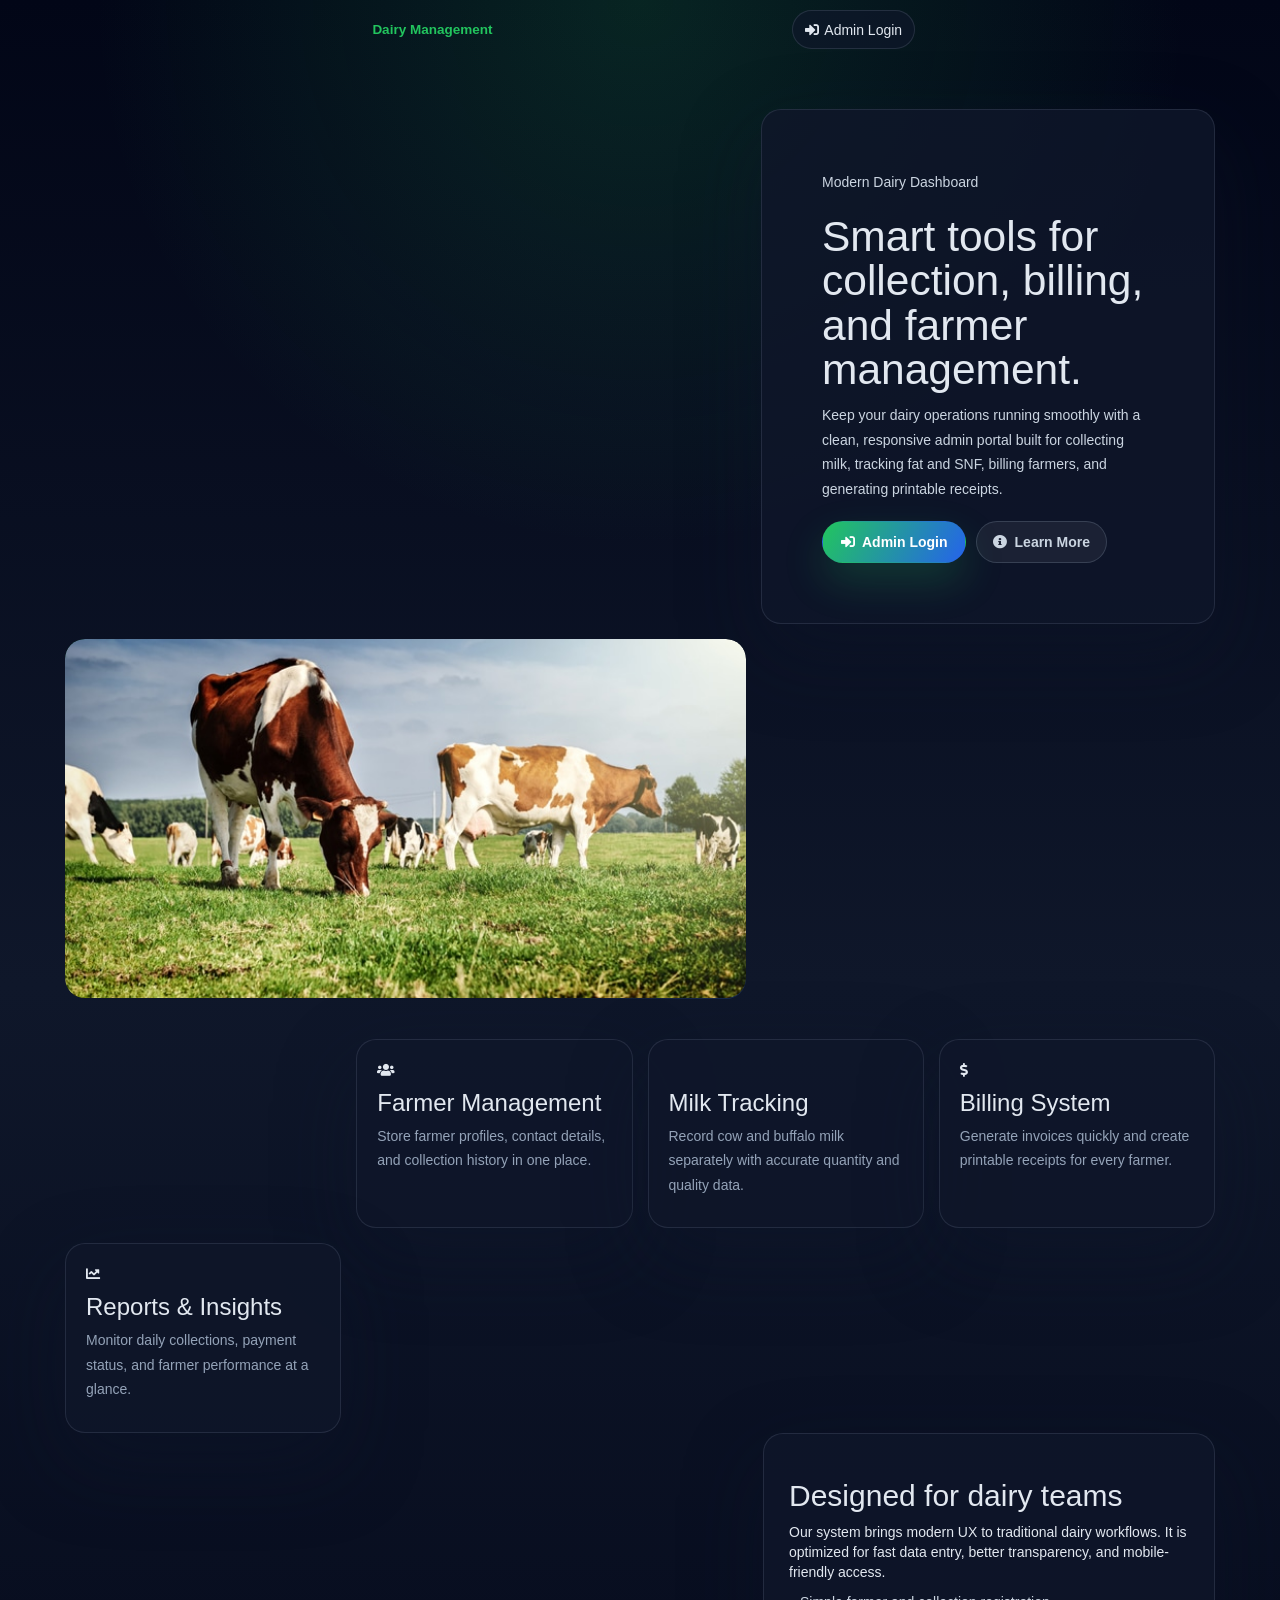
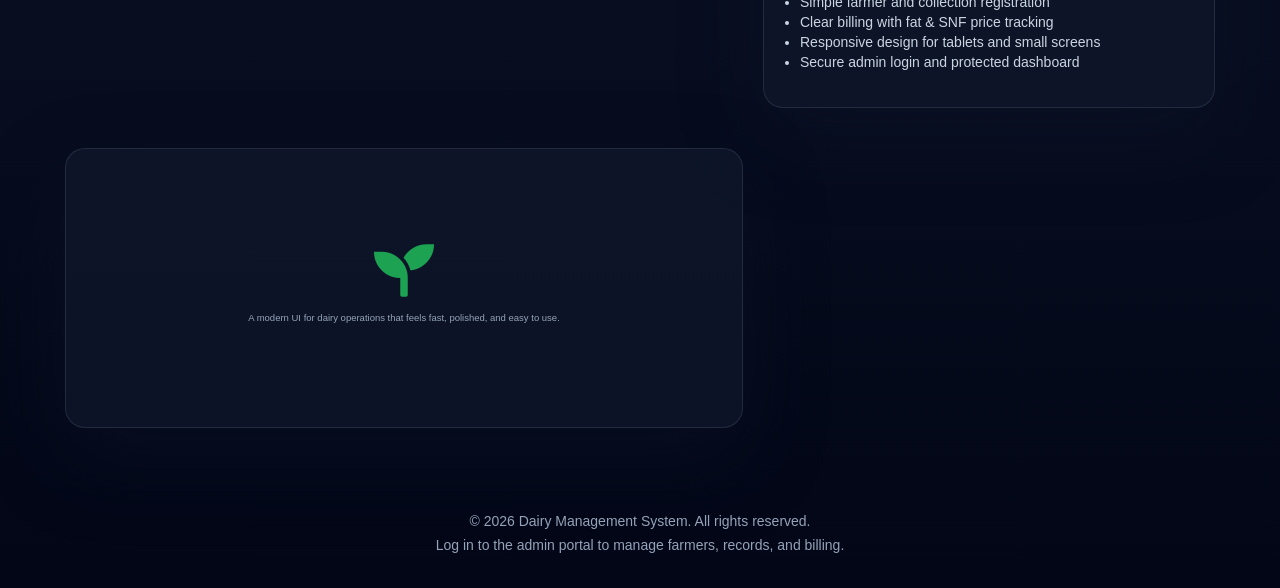
<file: frontend/index.html>
<!DOCTYPE html>
<html lang="en">
<head>
    <meta charset="UTF-8">
    <meta name="viewport" content="width=device-width, initial-scale=1.0">
    <title>Dairy Management System</title>
    <link rel="stylesheet" href="css/bootstrap.css">
    <link rel="stylesheet" href="css/all.css">
    <link rel="stylesheet" href="css/tailwind-custom.css">
</head>
<body>
    <nav class="site-header">
        <div class="container" style="display:flex; align-items:center; justify-content:space-between; flex-wrap:wrap; gap:1rem;">
            <a class="site-brand" href="/">
                <i class="fas fa-cow"></i>
                <span>Dairy Management</span>
            </a>
            <a class="nav-link" href="loginpage.html">
                <i class="fas fa-sign-in-alt"></i> Admin Login
            </a>
        </div>
    </nav>
    
    <section class="hero">
        <div class="container hero-grid">
            <div class="hero-card">
                <div style="padding: 3rem;">
                    <p class="section-title">Modern Dairy Dashboard</p>
                    <h1>Smart tools for collection, billing, and farmer management.</h1>
                    <p>Keep your dairy operations running smoothly with a clean, responsive admin portal built for collecting milk, tracking fat and SNF, billing farmers, and generating printable receipts.</p>
                    <div style="display:flex; flex-wrap:wrap; gap:1rem; margin-top:2rem;">
                        <a href="loginpage.html" class="btn-primary">
                            <i class="fas fa-sign-in-alt"></i> Admin Login
                        </a>
                        <a href="#features" class="btn-secondary">
                            <i class="fas fa-info-circle"></i> Learn More
                        </a>
                    </div>
                </div>
            </div>
            <div class="hero-graph">
                <img class="hero-image" src="images/mainimg.jpeg" alt="Dairy operations" />
            </div>
        </div>
    </section>
    
    <section class="features-section">
        <div class="container features-grid" id="features">
            <div class="feature-card">
                <div class="feature-icon"><i class="fas fa-users"></i></div>
                <h3>Farmer Management</h3>
                <p>Store farmer profiles, contact details, and collection history in one place.</p>
            </div>
            
            <div class="feature-card">
                <div class="feature-icon"><i class="fas fa-cow"></i></div>
                <h3>Milk Tracking</h3>
                <p>Record cow and buffalo milk separately with accurate quantity and quality data.</p>
            </div>
            
            <div class="feature-card">
                <div class="feature-icon"><i class="fas fa-dollar-sign"></i></div>
                <h3>Billing System</h3>
                <p>Generate invoices quickly and create printable receipts for every farmer.</p>
            </div>
            
            <div class="feature-card">
                <div class="feature-icon"><i class="fas fa-chart-line"></i></div>
                <h3>Reports & Insights</h3>
                <p>Monitor daily collections, payment status, and farmer performance at a glance.</p>
            </div>
        </div>
    </section>
    
    <section class="container about-grid">
        <div class="about-panel panel">
            <h2>Designed for dairy teams</h2>
            <p>Our system brings modern UX to traditional dairy workflows. It is optimized for fast data entry, better transparency, and mobile-friendly access.</p>
            <ul style="padding-left: 1.1rem; margin-top: 1rem; color:#cbd5e1;">
                <li>Simple farmer and collection registration</li>
                <li>Clear billing with fat & SNF price tracking</li>
                <li>Responsive design for tablets and small screens</li>
                <li>Secure admin login and protected dashboard</li>
            </ul>
        </div>
        <div class="panel" style="padding: 2.5rem; display:flex; align-items:center; justify-content:center; min-height: 280px;">
            <div style="text-align:center;">
                <i class="fas fa-seedling" style="font-size: 6rem; color: rgba(34, 197, 94, 0.8);"></i>
                <p class="small-note" style="margin-top: 1rem;">A modern UI for dairy operations that feels fast, polished, and easy to use.</p>
            </div>
        </div>
    </section>
    
    <footer class="footer">
        <p>&copy; 2026 Dairy Management System. All rights reserved.</p>
        <p>Log in to the admin portal to manage farmers, records, and billing.</p>
    </footer>
    
    <script src="https://cdn.jsdelivr.net/npm/bootstrap@5.0.0/dist/js/bootstrap.bundle.min.js"></script>
</body>
</html>
</file>
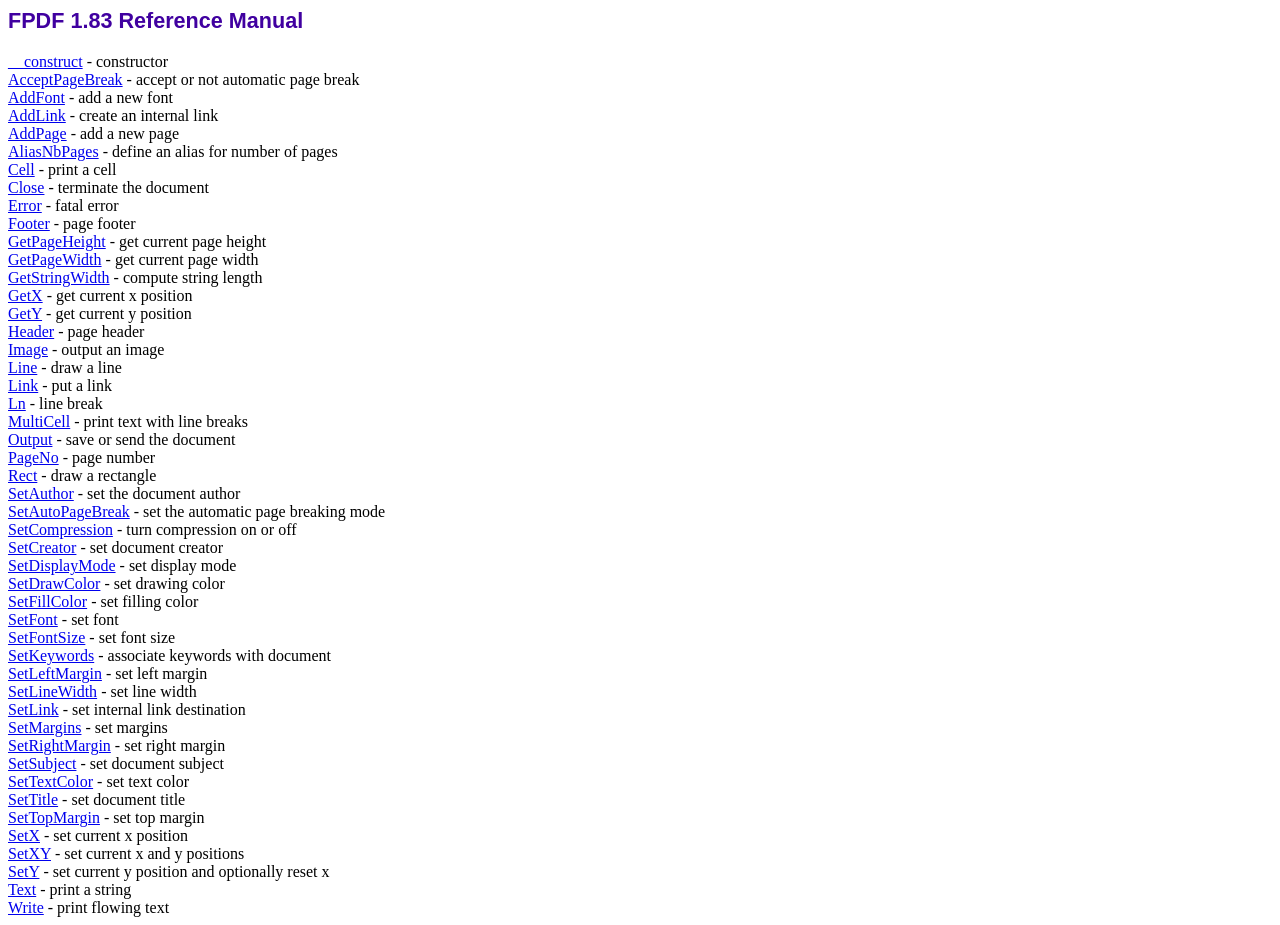
<file: backend/fpdf/doc/index.htm>
<!DOCTYPE html PUBLIC "-//W3C//DTD HTML 4.01 Transitional//EN">
<html>
<head>
<meta http-equiv="Content-Type" content="text/html; charset=ISO-8859-1">
<title>FPDF 1.83 Reference Manual</title>
<link type="text/css" rel="stylesheet" href="../fpdf.css">
</head>
<body>
<h1>FPDF 1.83 Reference Manual</h1>
<a href="__construct.htm">__construct</a> - constructor<br>
<a href="acceptpagebreak.htm">AcceptPageBreak</a> - accept or not automatic page break<br>
<a href="addfont.htm">AddFont</a> - add a new font<br>
<a href="addlink.htm">AddLink</a> - create an internal link<br>
<a href="addpage.htm">AddPage</a> - add a new page<br>
<a href="aliasnbpages.htm">AliasNbPages</a> - define an alias for number of pages<br>
<a href="cell.htm">Cell</a> - print a cell<br>
<a href="close.htm">Close</a> - terminate the document<br>
<a href="error.htm">Error</a> - fatal error<br>
<a href="footer.htm">Footer</a> - page footer<br>
<a href="getpageheight.htm">GetPageHeight</a> - get current page height<br>
<a href="getpagewidth.htm">GetPageWidth</a> - get current page width<br>
<a href="getstringwidth.htm">GetStringWidth</a> - compute string length<br>
<a href="getx.htm">GetX</a> - get current x position<br>
<a href="gety.htm">GetY</a> - get current y position<br>
<a href="header.htm">Header</a> - page header<br>
<a href="image.htm">Image</a> - output an image<br>
<a href="line.htm">Line</a> - draw a line<br>
<a href="link.htm">Link</a> - put a link<br>
<a href="ln.htm">Ln</a> - line break<br>
<a href="multicell.htm">MultiCell</a> - print text with line breaks<br>
<a href="output.htm">Output</a> - save or send the document<br>
<a href="pageno.htm">PageNo</a> - page number<br>
<a href="rect.htm">Rect</a> - draw a rectangle<br>
<a href="setauthor.htm">SetAuthor</a> - set the document author<br>
<a href="setautopagebreak.htm">SetAutoPageBreak</a> - set the automatic page breaking mode<br>
<a href="setcompression.htm">SetCompression</a> - turn compression on or off<br>
<a href="setcreator.htm">SetCreator</a> - set document creator<br>
<a href="setdisplaymode.htm">SetDisplayMode</a> - set display mode<br>
<a href="setdrawcolor.htm">SetDrawColor</a> - set drawing color<br>
<a href="setfillcolor.htm">SetFillColor</a> - set filling color<br>
<a href="setfont.htm">SetFont</a> - set font<br>
<a href="setfontsize.htm">SetFontSize</a> - set font size<br>
<a href="setkeywords.htm">SetKeywords</a> - associate keywords with document<br>
<a href="setleftmargin.htm">SetLeftMargin</a> - set left margin<br>
<a href="setlinewidth.htm">SetLineWidth</a> - set line width<br>
<a href="setlink.htm">SetLink</a> - set internal link destination<br>
<a href="setmargins.htm">SetMargins</a> - set margins<br>
<a href="setrightmargin.htm">SetRightMargin</a> - set right margin<br>
<a href="setsubject.htm">SetSubject</a> - set document subject<br>
<a href="settextcolor.htm">SetTextColor</a> - set text color<br>
<a href="settitle.htm">SetTitle</a> - set document title<br>
<a href="settopmargin.htm">SetTopMargin</a> - set top margin<br>
<a href="setx.htm">SetX</a> - set current x position<br>
<a href="setxy.htm">SetXY</a> - set current x and y positions<br>
<a href="sety.htm">SetY</a> - set current y position and optionally reset x<br>
<a href="text.htm">Text</a> - print a string<br>
<a href="write.htm">Write</a> - print flowing text<br>
</body>
</html>
</file>
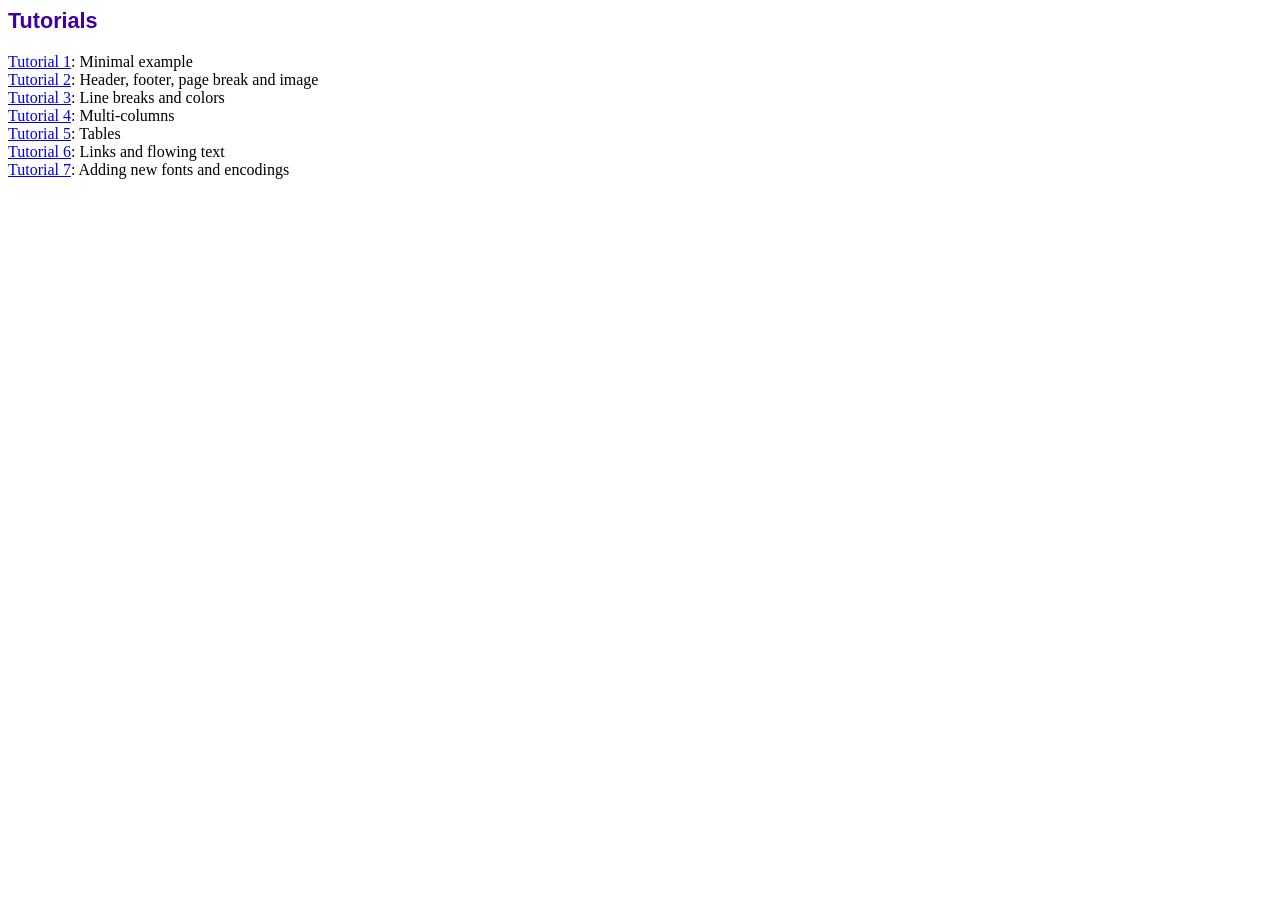
<file: backend/fpdf/tutorial/index.htm>
<!DOCTYPE html PUBLIC "-//W3C//DTD HTML 4.01 Transitional//EN">
<html>
<head>
<meta http-equiv="Content-Type" content="text/html; charset=ISO-8859-1">
<title>Tutorials</title>
<link type="text/css" rel="stylesheet" href="../fpdf.css">
</head>
<body>
<h1>Tutorials</h1>
<ul style="list-style-type:none; margin-left:0; padding-left:0">
<li><a href="tuto1.htm">Tutorial 1</a>: Minimal example</li>
<li><a href="tuto2.htm">Tutorial 2</a>: Header, footer, page break and image</li>
<li><a href="tuto3.htm">Tutorial 3</a>: Line breaks and colors</li>
<li><a href="tuto4.htm">Tutorial 4</a>: Multi-columns</li>
<li><a href="tuto5.htm">Tutorial 5</a>: Tables</li>
<li><a href="tuto6.htm">Tutorial 6</a>: Links and flowing text</li>
<li><a href="tuto7.htm">Tutorial 7</a>: Adding new fonts and encodings</li>
</ul>
</body>
</html>
</file>
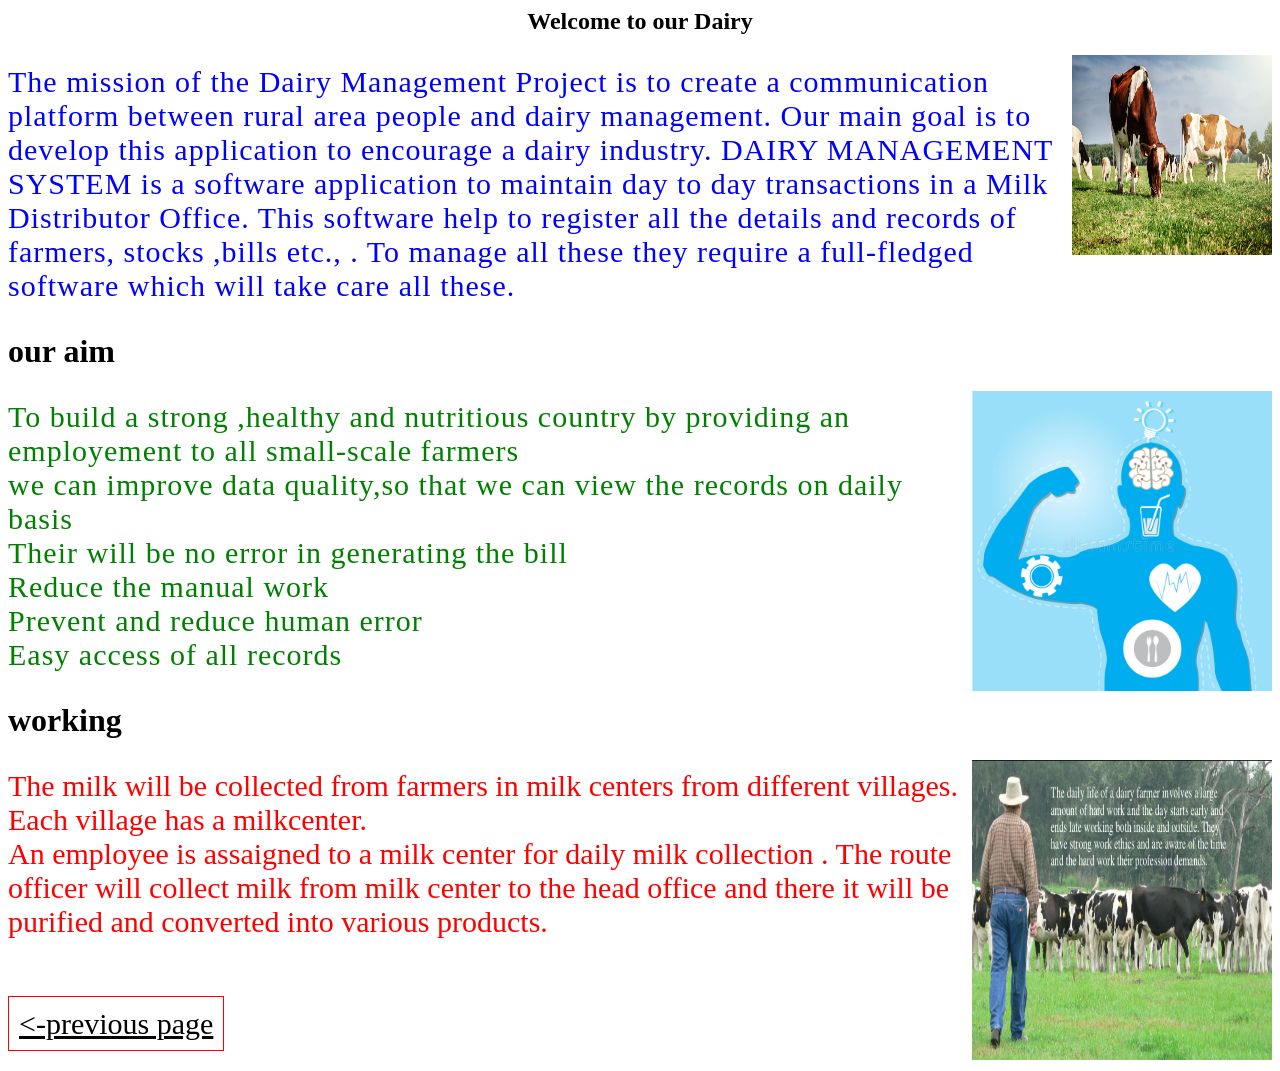
<file: frontend/aboutus.html>
<html>
<head>
<style>
.one{
  font-size:30px;
  color:blue;
  letter-spacing:1px;
}
.two {
  font-size:30px;
  color:green;
  letter-spacing:1px;
}
.three{
  line-spacing:1px;
  font-size:30px;
  color:red;
}
a{
  margin-top:50px;
  padding:10px;
  border:1px solid red;
  color:black;
}
a:hover{
  color:green;
  background-color:black;}
</style>
</head>
<body>
  <div class="main">
    <h2 style="text-align:center">Welcome to our Dairy</h2>
    <img src="images/mainimg.jpeg" height=200px width=200px style="float:right">
    <p class="one">The mission of the Dairy Management Project is to create a communication platform between rural area people and dairy management.
      Our main goal is  to develop this application to encourage a dairy industry.
      DAIRY MANAGEMENT SYSTEM is a software application to maintain day to day transactions in a Milk Distributor Office.
      This software help to register all the details and records  of farmers, stocks ,bills  etc.,  .
      To manage all these they require a full-fledged software which will take care all these.</p>
      <h1>our aim</h1>
      <img src="images/aim.jpg" height=300px width=300px style="float:right">
      <p class="two">To build a strong ,healthy and nutritious country by providing an employement to all small-scale farmers<br>
	       we can improve data quality,so that we can view the records on daily basis<br>
	        Their will be no error in generating the bill<br>
	         Reduce the manual work<br>
	          Prevent and reduce human error<br>
	           Easy access of all records<br>
	     </p>
       <h1>working</h1>
       <img src="images/working.png" alt="image"  height=300px width=300px  style="float:right">
       <p class="three">The milk will be collected from farmers in milk centers from different villages.
         Each village has a milkcenter.<br>
         An employee is assaigned to a milk center for daily milk collection .
         The route officer will collect milk from milk center to the head office
         and there it will be  purified and converted into various products.
         <br>
         <br>
         <br>

         <a href="../backend/startpage.php"><-previous page</a>
         </body>
</html>
</file>
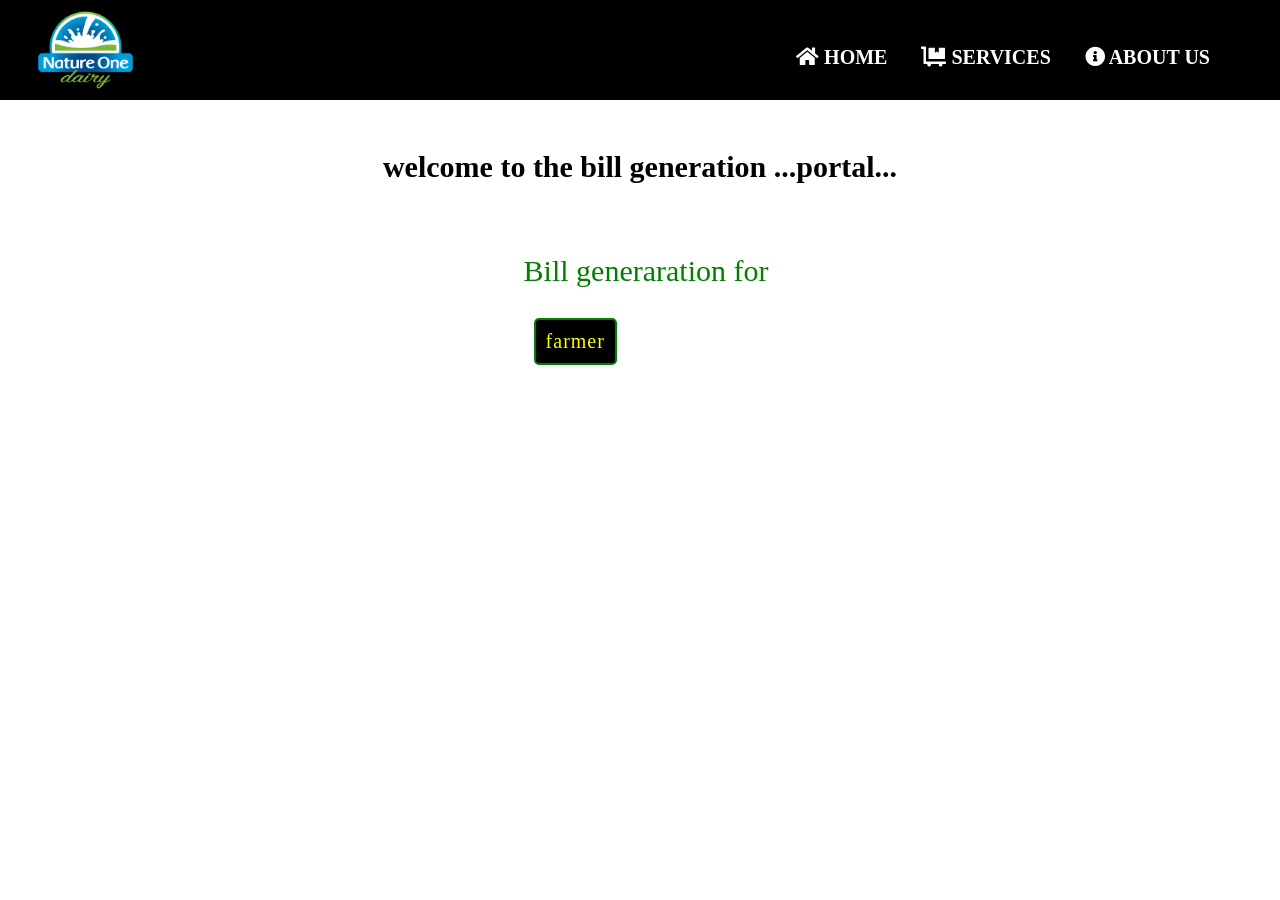
<file: frontend/bill.html>
<html>
<head>
  <link rel="stylesheet" href="css/all.css">
<style>
.header {
  position: fixed;
  right:0;
  top: 0;
  width: 100%;
  background-color: black;
  color: white;
  text-align: center;
}

/* Header styling   */
.LOGO{
  height: 100px;
  width: auto;
  float: left;
  margin-left: 30px;
}

.list{
  float: right;
  margin-right: 40px;
}


.list li{
  display: inline-block;
  margin-right: 30px;
  margin-top: 30px;
}

.list li a{
  text-decoration: none;
  font-size: 20px;
  color:white;
  font-family: serif;
  font-weight: bold;
}

.list li:hover{
  border-bottom: 4px solid yellow;
  transition: .3s;
}
		.main-box{width:auto;
		margin-top:150px;
		}
	.heading{top:12%;
		color:black;
	font-size:35px;
	text-align:center;
	position:relative;
	letter-spacing:3px;
	line-height:10px
	}
.check
{	font-size:30px;
	position:relative;
	margin-top:150px;

	font-family:Brushscriptm7,cursive;

}
.check h4{
text-align:center
}
.check p{
margin-left:10px;
color:green;
}
.farm{
  display:inline-flex;
  padding:10px;
  font-size:20px;
  font-family:aerial;
  border:2px solid green;
  background-color:black;
  color:yellow;
  border-radius:5px;
  margin-left:20px;
  padding:10px;
  letter-spacing:1px;

}
.align{
position:absolute;
left:40%;
}
.adjust{

display:inline-flex;
}

</style>
</head>
<body>
	<div class="header">
      <a href="../backend/startpage.php">  <img src="images/NATURE-ONE-DAIRY-CORPORATE-LOGO-01.png"  alt="logo" class="LOGO"></a>

      <ul class="list">
        <li> <a href="../backend/startpage.php" class="effect"><i class="fas fa-home"></i> HOME</a> </li>
        <li> <a href="../backend/Service.php" class="effect"><i class="fas fa-dolly-flatbed"></i> SERVICES</a> </li>
        <li> <a href="aboutus.html" class="effect"><i class="fas fa-info-circle"></i> ABOUT US</a> </li>
      </ul>
    </div>
	<div class="check">
	<h4> welcome to the bill generation ...portal...</h4>
	<div class="align">
	<p>Bill generaration for</p>
	<form  class="adjust" action="../backend/farmerbill.php" ><button class="farm" >farmer</button></form>

	</div>
	</div>
</body>
</html>
</file>
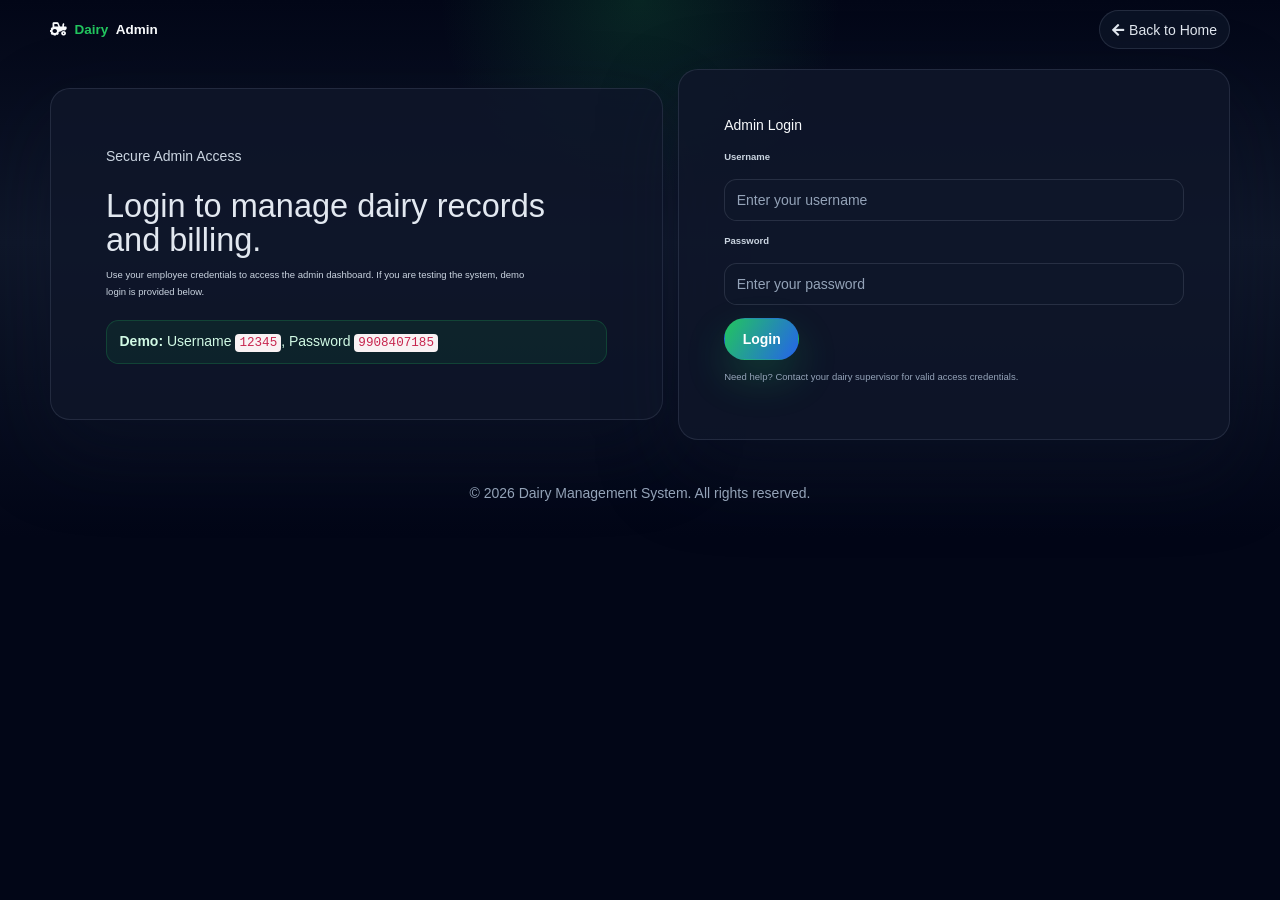
<file: frontend/loginpage-legacy.html>
<!DOCTYPE html>
<html lang="en">
<head>
  <meta charset="UTF-8" />
  <meta name="viewport" content="width=device-width, initial-scale=1.0" />
  <title>Admin Login | Dairy Management</title>
  <link rel="stylesheet" href="css/bootstrap.css" />
  <link rel="stylesheet" href="css/all.css" />
  <link rel="stylesheet" href="css/tailwind-custom.css" />
</head>
<body>
  <div class="container site-header">
    <div style="display:flex; align-items:center; justify-content:space-between; gap:1rem; flex-wrap:wrap;">
      <a class="site-brand" href="startpage.php">
        <i class="fas fa-tractor"></i>
        <span>Dairy</span> Admin
      </a>
      <a class="nav-link" href="startpage.php">
        <i class="fas fa-arrow-left"></i> Back to Home
      </a>
    </div>
  </div>

  <main class="container hero" style="padding-top: 1rem; padding-bottom: 2rem;">
    <div class="login-grid" style="grid-template-columns: 1fr 0.9fr; align-items:center;">
      <div class="hero-card">
        <div style="padding: 2.5rem;">
          <p class="section-title" style="margin-bottom: 0.5rem;">Secure Admin Access</p>
          <h1 style="font-size: clamp(2rem, 4vw, 3.25rem); margin-bottom: 1rem;">Login to manage dairy records and billing.</h1>
          <p class="small-note">Use your employee credentials to access the admin dashboard. If you are testing the system, demo login is provided below.</p>
          <div class="alert-panel">
            <strong>Demo:</strong> Username <code>12345</code>, Password <code>9908407185</code>
          </div>
        </div>
      </div>
      <div class="form-card">
        <div style="padding: 2.5rem;">
          <p class="section-title">Admin Login</p>
          <form action="login.php" method="post" novalidate>
            <div class="field-group">
              <label for="uname">Username</label>
              <input id="uname" name="uname" type="text" class="input-field" placeholder="Enter your username" required />
            </div>
            <div class="field-group">
              <label for="psw">Password</label>
              <input id="psw" name="psw" type="password" class="input-field" placeholder="Enter your password" required />
            </div>
            <button type="submit" name="data" class="btn-primary">Login</button>
          </form>
          <p class="footer-note" style="margin-top: 1rem;">Need help? Contact your dairy supervisor for valid access credentials.</p>
        </div>
      </div>
    </div>
  </main>

  <footer class="footer">
    <p>&copy; 2026 Dairy Management System. All rights reserved.</p>
  </footer>
</body>
</html>
</file>
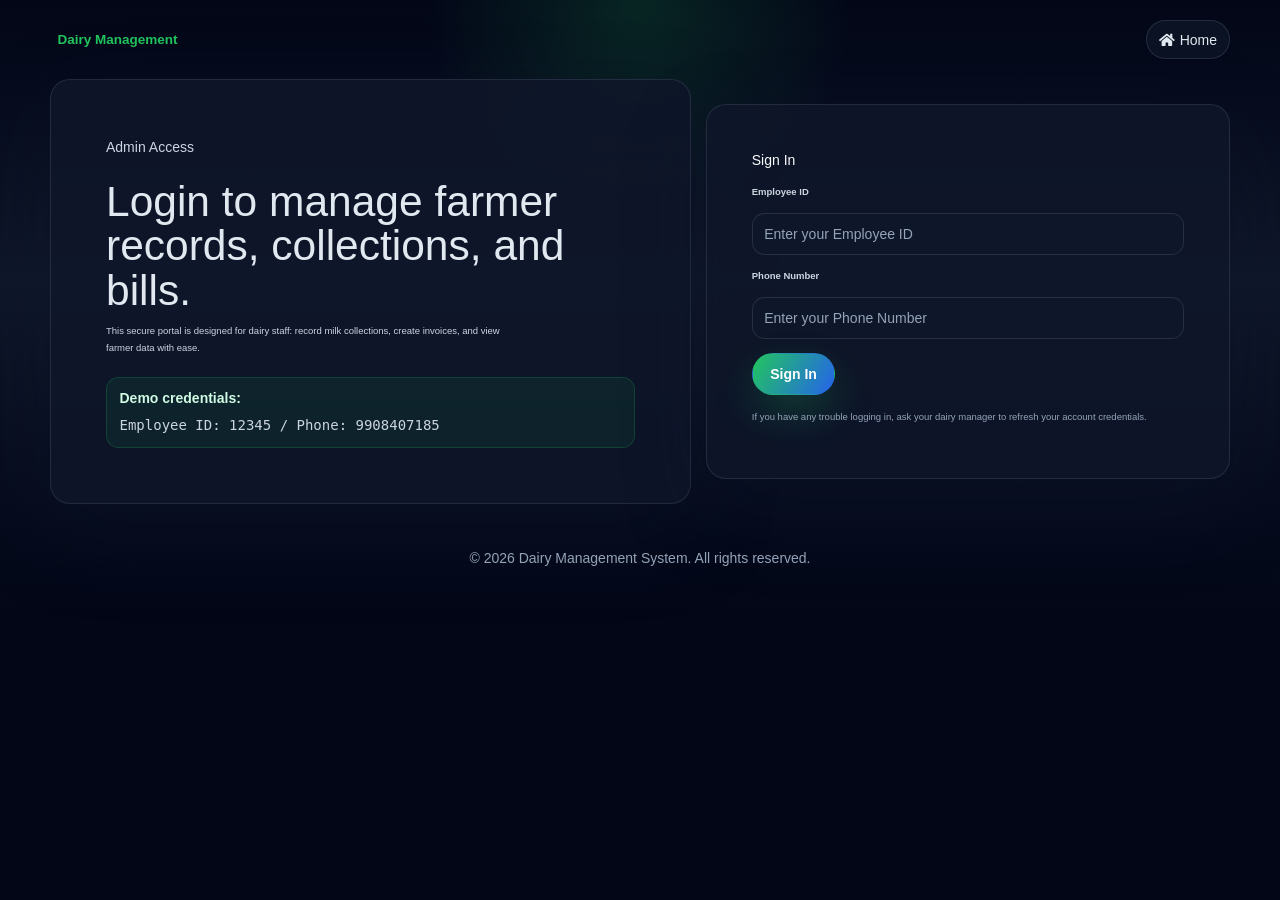
<file: frontend/loginpage.html>
<!DOCTYPE html>
<html lang="en">
<head>
    <meta charset="UTF-8">
    <meta name="viewport" content="width=device-width, initial-scale=1.0">
    <title>Dairy Management System - Login</title>
    <link rel="stylesheet" href="css/bootstrap.css">
    <link rel="stylesheet" href="css/all.css">
    <link rel="stylesheet" href="css/tailwind-custom.css">
</head>
<body>
    <div class="container" style="padding: 2rem 0;">
        <div style="display: flex; justify-content: space-between; align-items: center; gap: 1rem; flex-wrap: wrap; margin-bottom: 2rem;">
            <a class="site-brand" href="/">
                <i class="fas fa-cow"></i>
                <span>Dairy Management</span>
            </a>
            <a class="nav-link" href="/">
                <i class="fas fa-home"></i> Home
            </a>
        </div>

        <div class="login-grid" style="grid-template-columns: 1.1fr 0.9fr; align-items:center; gap:1.5rem;">
            <div class="hero-card">
                <div style="padding: 2.5rem;">
                    <p class="section-title">Admin Access</p>
                    <h1 style="margin-bottom: 1rem;">Login to manage farmer records, collections, and bills.</h1>
                    <p class="small-note">This secure portal is designed for dairy staff: record milk collections, create invoices, and view farmer data with ease.</p>
                    <div class="alert-panel" style="margin-top:1.5rem;">
                        <strong>Demo credentials:</strong>
                        <p style="margin: 0.5rem 0 0; font-family: monospace;">Employee ID: 12345 / Phone: 9908407185</p>
                    </div>
                </div>
            </div>
            <div class="form-card">
                <div style="padding: 2.5rem;">
                    <p class="section-title">Sign In</p>
                    <form id="loginForm">
                        <div class="field-group">
                            <label for="username">Employee ID</label>
                            <input type="text" id="username" name="uname" class="input-field" placeholder="Enter your Employee ID" required>
                        </div>
                        <div class="field-group">
                            <label for="password">Phone Number</label>
                            <input type="password" id="password" name="psw" class="input-field" placeholder="Enter your Phone Number" required>
                        </div>
                        <button type="submit" class="btn-primary" id="loginBtn">
                            <span id="btnText">Sign In</span>
                        </button>
                    </form>
                    <p class="footer-note" style="margin-top: 1.5rem;">If you have any trouble logging in, ask your dairy manager to refresh your account credentials.</p>
                </div>
            </div>
        </div>

        <div class="footer" style="margin-top: 2rem;">
            <p>&copy; 2026 Dairy Management System. All rights reserved.</p>
        </div>
    </div>

    <script src="/frontend/config.js"></script>
    <script>
        document.getElementById('loginForm').addEventListener('submit', async function(e) {
            e.preventDefault();

            const username = document.getElementById('username').value;
            const password = document.getElementById('password').value;
            const btn = document.getElementById('loginBtn');
            const btnTextEl = document.getElementById('btnText');
            const originalBtnText = btnTextEl ? btnTextEl.textContent : (btn ? btn.textContent : 'Sign In');
            let messageDiv = document.getElementById('message');

            if (!messageDiv) {
                messageDiv = document.createElement('div');
                messageDiv.id = 'message';
                messageDiv.className = 'alert';
                const formCard = document.querySelector('.form-card div');
                formCard.insertBefore(messageDiv, formCard.firstChild);
            }

            btn.disabled = true;
            btn.innerHTML = '<span class="loading-spinner"></span> Signing in...';
            messageDiv.style.display = 'none';

            try {
                const API_BASE = (window.API_BASE && window.API_BASE.length) ? window.API_BASE : '/backend';
                const response = await fetch(API_BASE + '/login.php', {
                    method: 'POST',
                    headers: { 'Content-Type': 'application/x-www-form-urlencoded' },
                    body: 'uname=' + encodeURIComponent(username) + '&psw=' + encodeURIComponent(password)
                });

                // If server responds with 405 or other non-JSON response (typical on static hosts), show help
                const contentType = response.headers.get('content-type') || '';
                if (!response.ok || !contentType.includes('application/json')) {
                    messageDiv.className = 'alert alert-danger';
                    messageDiv.innerHTML = '<i class="fas fa-exclamation-circle"></i> Backend not available on this host (HTTP ' + response.status + '). Ensure the PHP backend is deployed and update the login endpoint URL.';
                    messageDiv.style.display = 'block';
                    btn.disabled = false;
                    btn.innerHTML = originalBtnText;
                    return;
                }

                const data = await response.json();

                if (data.success) {
                    messageDiv.className = 'alert alert-success';
                    messageDiv.innerHTML = '<i class="fas fa-check-circle"></i> ' + data.message;
                    messageDiv.style.display = 'block';
                    setTimeout(() => { window.location.href = '../backend/' + data.redirect; }, 1000);
                } else {
                    messageDiv.className = 'alert alert-danger';
                    messageDiv.innerHTML = '<i class="fas fa-exclamation-circle"></i> ' + (data.message || 'Login failed');
                    messageDiv.style.display = 'block';
                    btn.disabled = false;
                    btn.innerHTML = originalBtnText;
                }
            } catch (error) {
                messageDiv.className = 'alert alert-danger';
                messageDiv.innerHTML = '<i class="fas fa-exclamation-circle"></i> An error occurred. Please try again.';
                messageDiv.style.display = 'block';
                btn.disabled = false;
                btn.innerHTML = originalBtnText;
            }
        });
    </script>
</body>
</html>
</file>
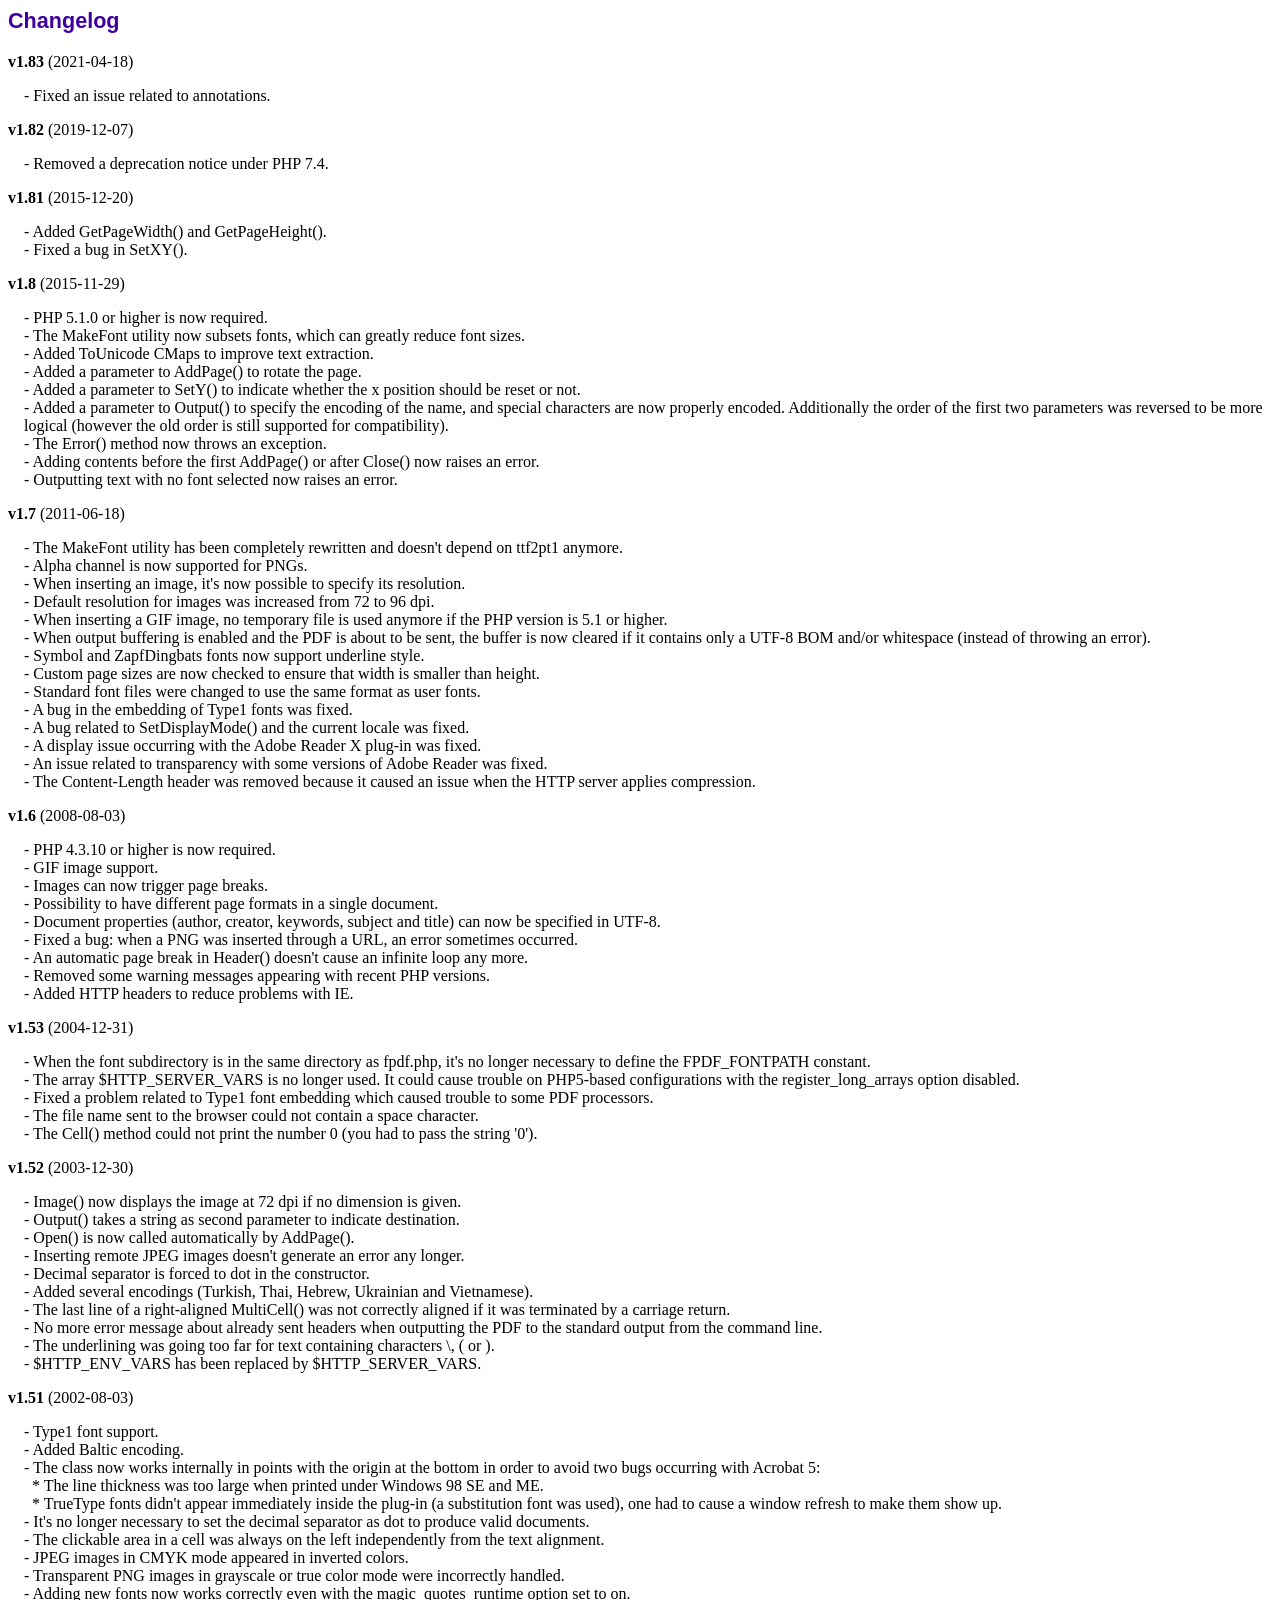
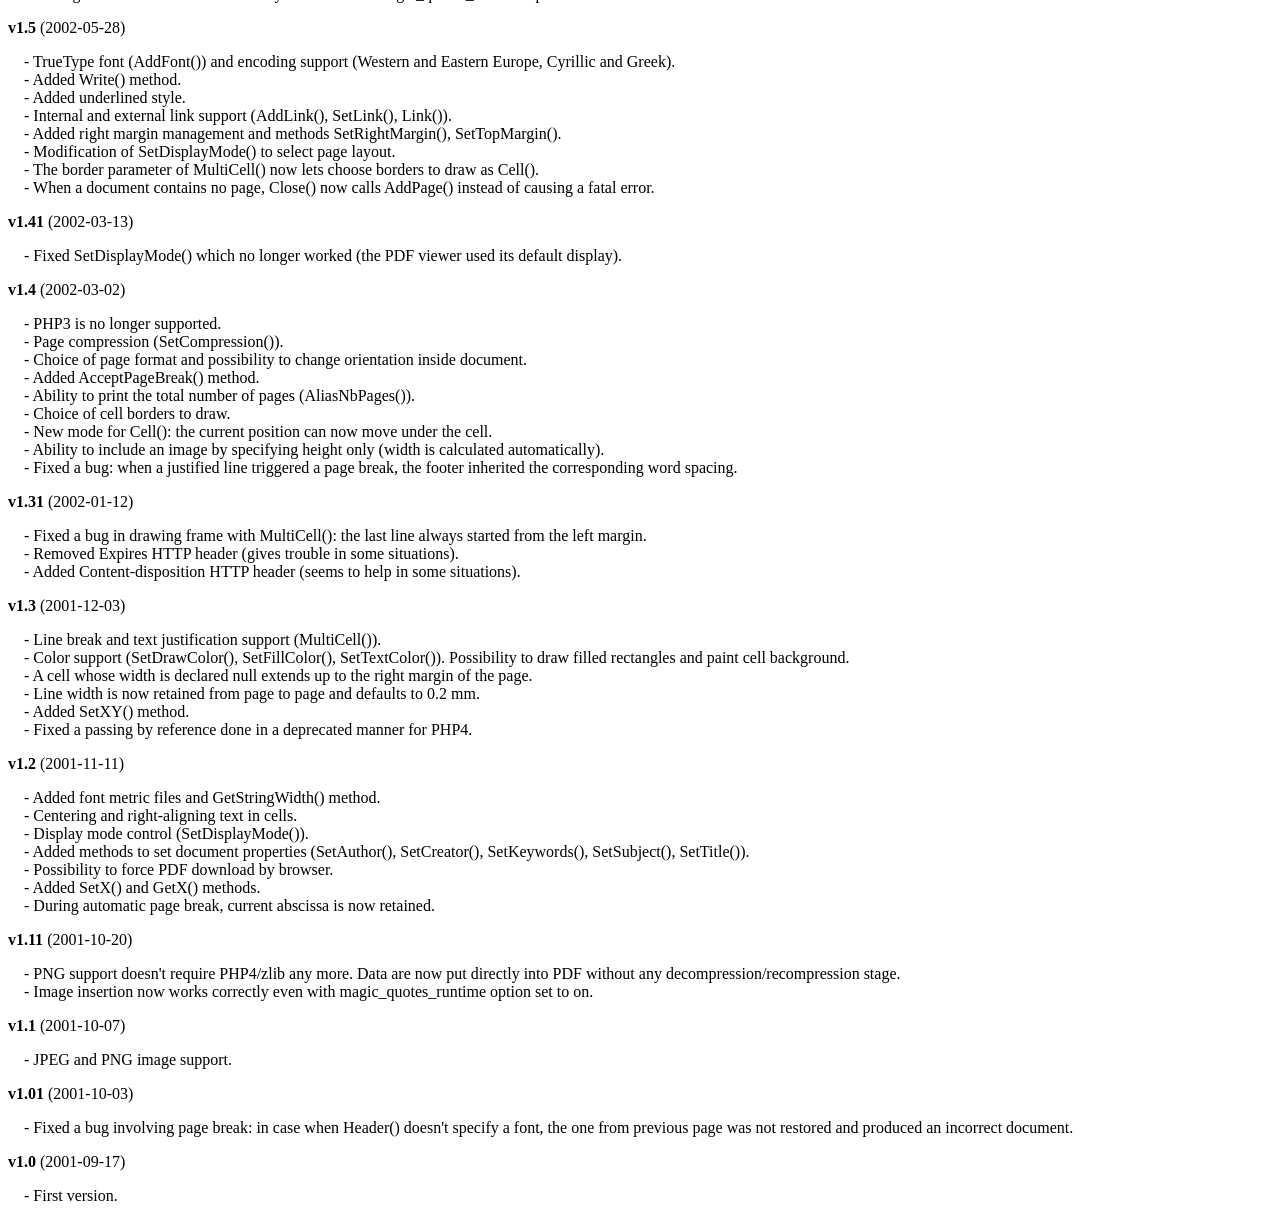
<file: backend/fpdf/changelog.htm>
<!DOCTYPE html PUBLIC "-//W3C//DTD HTML 4.01 Transitional//EN">
<html>
<head>
<meta http-equiv="Content-Type" content="text/html; charset=ISO-8859-1">
<title>Changelog</title>
<link type="text/css" rel="stylesheet" href="fpdf.css">
<style type="text/css">
dd {margin:1em 0 1em 1em}
</style>
</head>
<body>
<h1>Changelog</h1>
<dl>
<dt><strong>v1.83</strong> (2021-04-18)</dt>
<dd>
- Fixed an issue related to annotations.<br>
</dd>
<dt><strong>v1.82</strong> (2019-12-07)</dt>
<dd>
- Removed a deprecation notice under PHP 7.4.<br>
</dd>
<dt><strong>v1.81</strong> (2015-12-20)</dt>
<dd>
- Added GetPageWidth() and GetPageHeight().<br>
- Fixed a bug in SetXY().<br>
</dd>
<dt><strong>v1.8</strong> (2015-11-29)</dt>
<dd>
- PHP 5.1.0 or higher is now required.<br>
- The MakeFont utility now subsets fonts, which can greatly reduce font sizes.<br>
- Added ToUnicode CMaps to improve text extraction.<br>
- Added a parameter to AddPage() to rotate the page.<br>
- Added a parameter to SetY() to indicate whether the x position should be reset or not.<br>
- Added a parameter to Output() to specify the encoding of the name, and special characters are now properly encoded. Additionally the order of the first two parameters was reversed to be more logical (however the old order is still supported for compatibility).<br>
- The Error() method now throws an exception.<br>
- Adding contents before the first AddPage() or after Close() now raises an error.<br>
- Outputting text with no font selected now raises an error.<br>
</dd>
<dt><strong>v1.7</strong> (2011-06-18)</dt>
<dd>
- The MakeFont utility has been completely rewritten and doesn't depend on ttf2pt1 anymore.<br>
- Alpha channel is now supported for PNGs.<br>
- When inserting an image, it's now possible to specify its resolution.<br>
- Default resolution for images was increased from 72 to 96 dpi.<br>
- When inserting a GIF image, no temporary file is used anymore if the PHP version is 5.1 or higher.<br>
- When output buffering is enabled and the PDF is about to be sent, the buffer is now cleared if it contains only a UTF-8 BOM and/or whitespace (instead of throwing an error).<br>
- Symbol and ZapfDingbats fonts now support underline style.<br>
- Custom page sizes are now checked to ensure that width is smaller than height.<br>
- Standard font files were changed to use the same format as user fonts.<br>
- A bug in the embedding of Type1 fonts was fixed.<br>
- A bug related to SetDisplayMode() and the current locale was fixed.<br>
- A display issue occurring with the Adobe Reader X plug-in was fixed.<br>
- An issue related to transparency with some versions of Adobe Reader was fixed.<br>
- The Content-Length header was removed because it caused an issue when the HTTP server applies compression.<br>
</dd>
<dt><strong>v1.6</strong> (2008-08-03)</dt>
<dd>
- PHP 4.3.10 or higher is now required.<br>
- GIF image support.<br>
- Images can now trigger page breaks.<br>
- Possibility to have different page formats in a single document.<br>
- Document properties (author, creator, keywords, subject and title) can now be specified in UTF-8.<br>
- Fixed a bug: when a PNG was inserted through a URL, an error sometimes occurred.<br>
- An automatic page break in Header() doesn't cause an infinite loop any more.<br>
- Removed some warning messages appearing with recent PHP versions.<br>
- Added HTTP headers to reduce problems with IE.<br>
</dd>
<dt><strong>v1.53</strong> (2004-12-31)</dt>
<dd>
- When the font subdirectory is in the same directory as fpdf.php, it's no longer necessary to define the FPDF_FONTPATH constant.<br>
- The array $HTTP_SERVER_VARS is no longer used. It could cause trouble on PHP5-based configurations with the register_long_arrays option disabled.<br>
- Fixed a problem related to Type1 font embedding which caused trouble to some PDF processors.<br>
- The file name sent to the browser could not contain a space character.<br>
- The Cell() method could not print the number 0 (you had to pass the string '0').<br>
</dd>
<dt><strong>v1.52</strong> (2003-12-30)</dt>
<dd>
- Image() now displays the image at 72 dpi if no dimension is given.<br>
- Output() takes a string as second parameter to indicate destination.<br>
- Open() is now called automatically by AddPage().<br>
- Inserting remote JPEG images doesn't generate an error any longer.<br>
- Decimal separator is forced to dot in the constructor.<br>
- Added several encodings (Turkish, Thai, Hebrew, Ukrainian and Vietnamese).<br>
- The last line of a right-aligned MultiCell() was not correctly aligned if it was terminated by a carriage return.<br>
- No more error message about already sent headers when outputting the PDF to the standard output from the command line.<br>
- The underlining was going too far for text containing characters \, ( or ).<br>
- $HTTP_ENV_VARS has been replaced by $HTTP_SERVER_VARS.<br>
</dd>
<dt><strong>v1.51</strong> (2002-08-03)</dt>
<dd>
- Type1 font support.<br>
- Added Baltic encoding.<br>
- The class now works internally in points with the origin at the bottom in order to avoid two bugs occurring with Acrobat 5:<br>&nbsp;&nbsp;* The line thickness was too large when printed under Windows 98 SE and ME.<br>&nbsp;&nbsp;* TrueType fonts didn't appear immediately inside the plug-in (a substitution font was used), one had to cause a window refresh to make them show up.<br>
- It's no longer necessary to set the decimal separator as dot to produce valid documents.<br>
- The clickable area in a cell was always on the left independently from the text alignment.<br>
- JPEG images in CMYK mode appeared in inverted colors.<br>
- Transparent PNG images in grayscale or true color mode were incorrectly handled.<br>
- Adding new fonts now works correctly even with the magic_quotes_runtime option set to on.<br>
</dd>
<dt><strong>v1.5</strong> (2002-05-28)</dt>
<dd>
- TrueType font (AddFont()) and encoding support (Western and Eastern Europe, Cyrillic and Greek).<br>
- Added Write() method.<br>
- Added underlined style.<br>
- Internal and external link support (AddLink(), SetLink(), Link()).<br>
- Added right margin management and methods SetRightMargin(), SetTopMargin().<br>
- Modification of SetDisplayMode() to select page layout.<br>
- The border parameter of MultiCell() now lets choose borders to draw as Cell().<br>
- When a document contains no page, Close() now calls AddPage() instead of causing a fatal error.<br>
</dd>
<dt><strong>v1.41</strong> (2002-03-13)</dt>
<dd>
- Fixed SetDisplayMode() which no longer worked (the PDF viewer used its default display).<br>
</dd>
<dt><strong>v1.4</strong> (2002-03-02)</dt>
<dd>
- PHP3 is no longer supported.<br>
- Page compression (SetCompression()).<br>
- Choice of page format and possibility to change orientation inside document.<br>
- Added AcceptPageBreak() method.<br>
- Ability to print the total number of pages (AliasNbPages()).<br>
- Choice of cell borders to draw.<br>
- New mode for Cell(): the current position can now move under the cell.<br>
- Ability to include an image by specifying height only (width is calculated automatically).<br>
- Fixed a bug: when a justified line triggered a page break, the footer inherited the corresponding word spacing.<br>
</dd>
<dt><strong>v1.31</strong> (2002-01-12)</dt>
<dd>
- Fixed a bug in drawing frame with MultiCell(): the last line always started from the left margin.<br>
- Removed Expires HTTP header (gives trouble in some situations).<br>
- Added Content-disposition HTTP header (seems to help in some situations).<br>
</dd>
<dt><strong>v1.3</strong> (2001-12-03)</dt>
<dd>
- Line break and text justification support (MultiCell()).<br>
- Color support (SetDrawColor(), SetFillColor(), SetTextColor()). Possibility to draw filled rectangles and paint cell background.<br>
- A cell whose width is declared null extends up to the right margin of the page.<br>
- Line width is now retained from page to page and defaults to 0.2 mm.<br>
- Added SetXY() method.<br>
- Fixed a passing by reference done in a deprecated manner for PHP4.<br>
</dd>
<dt><strong>v1.2</strong> (2001-11-11)</dt>
<dd>
- Added font metric files and GetStringWidth() method.<br>
- Centering and right-aligning text in cells.<br>
- Display mode control (SetDisplayMode()).<br>
- Added methods to set document properties (SetAuthor(), SetCreator(), SetKeywords(), SetSubject(), SetTitle()).<br>
- Possibility to force PDF download by browser.<br>
- Added SetX() and GetX() methods.<br>
- During automatic page break, current abscissa is now retained.<br>
</dd>
<dt><strong>v1.11</strong> (2001-10-20)</dt>
<dd>
- PNG support doesn't require PHP4/zlib any more. Data are now put directly into PDF without any decompression/recompression stage.<br>
- Image insertion now works correctly even with magic_quotes_runtime option set to on.<br>
</dd>
<dt><strong>v1.1</strong> (2001-10-07)</dt>
<dd>
- JPEG and PNG image support.<br>
</dd>
<dt><strong>v1.01</strong> (2001-10-03)</dt>
<dd>
- Fixed a bug involving page break: in case when Header() doesn't specify a font, the one from previous page was not restored and produced an incorrect document.<br>
</dd>
<dt><strong>v1.0</strong> (2001-09-17)</dt>
<dd>
- First version.<br>
</dd>
</dl>
</body>
</html>
</file>
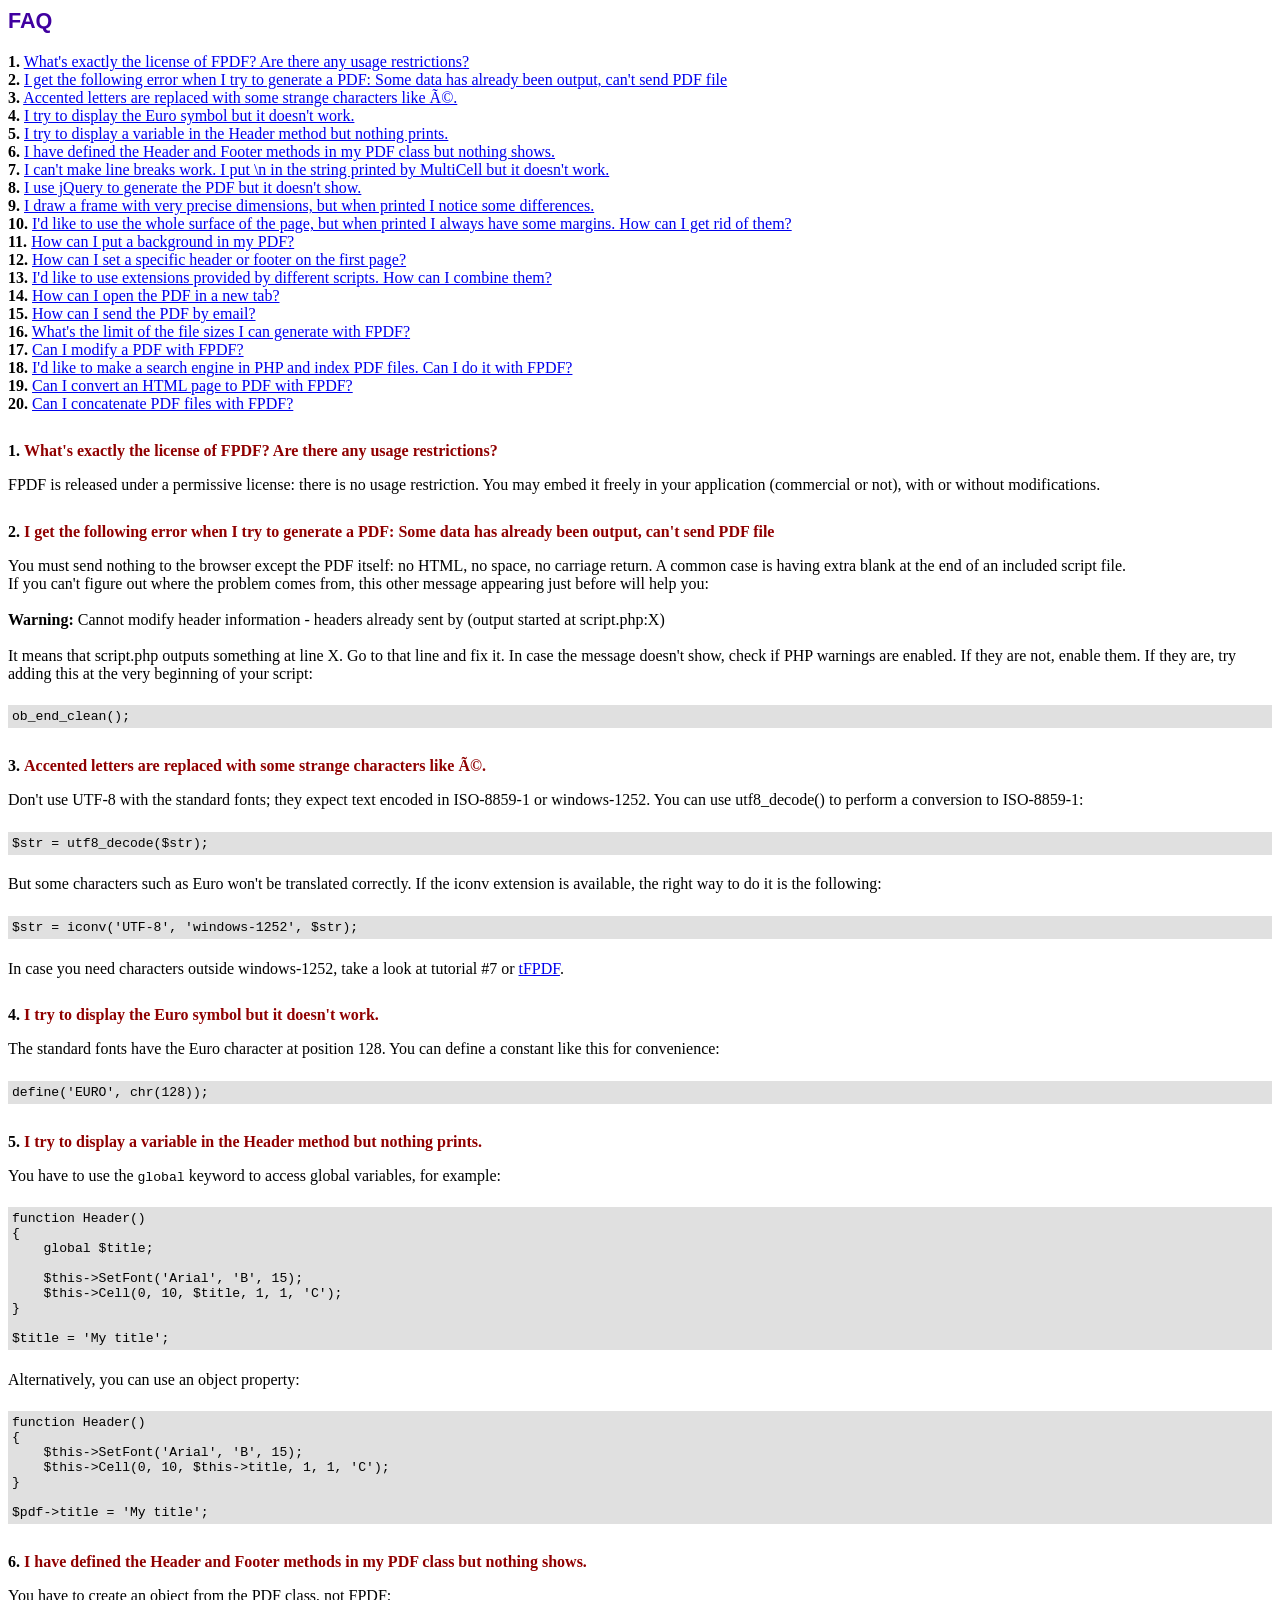
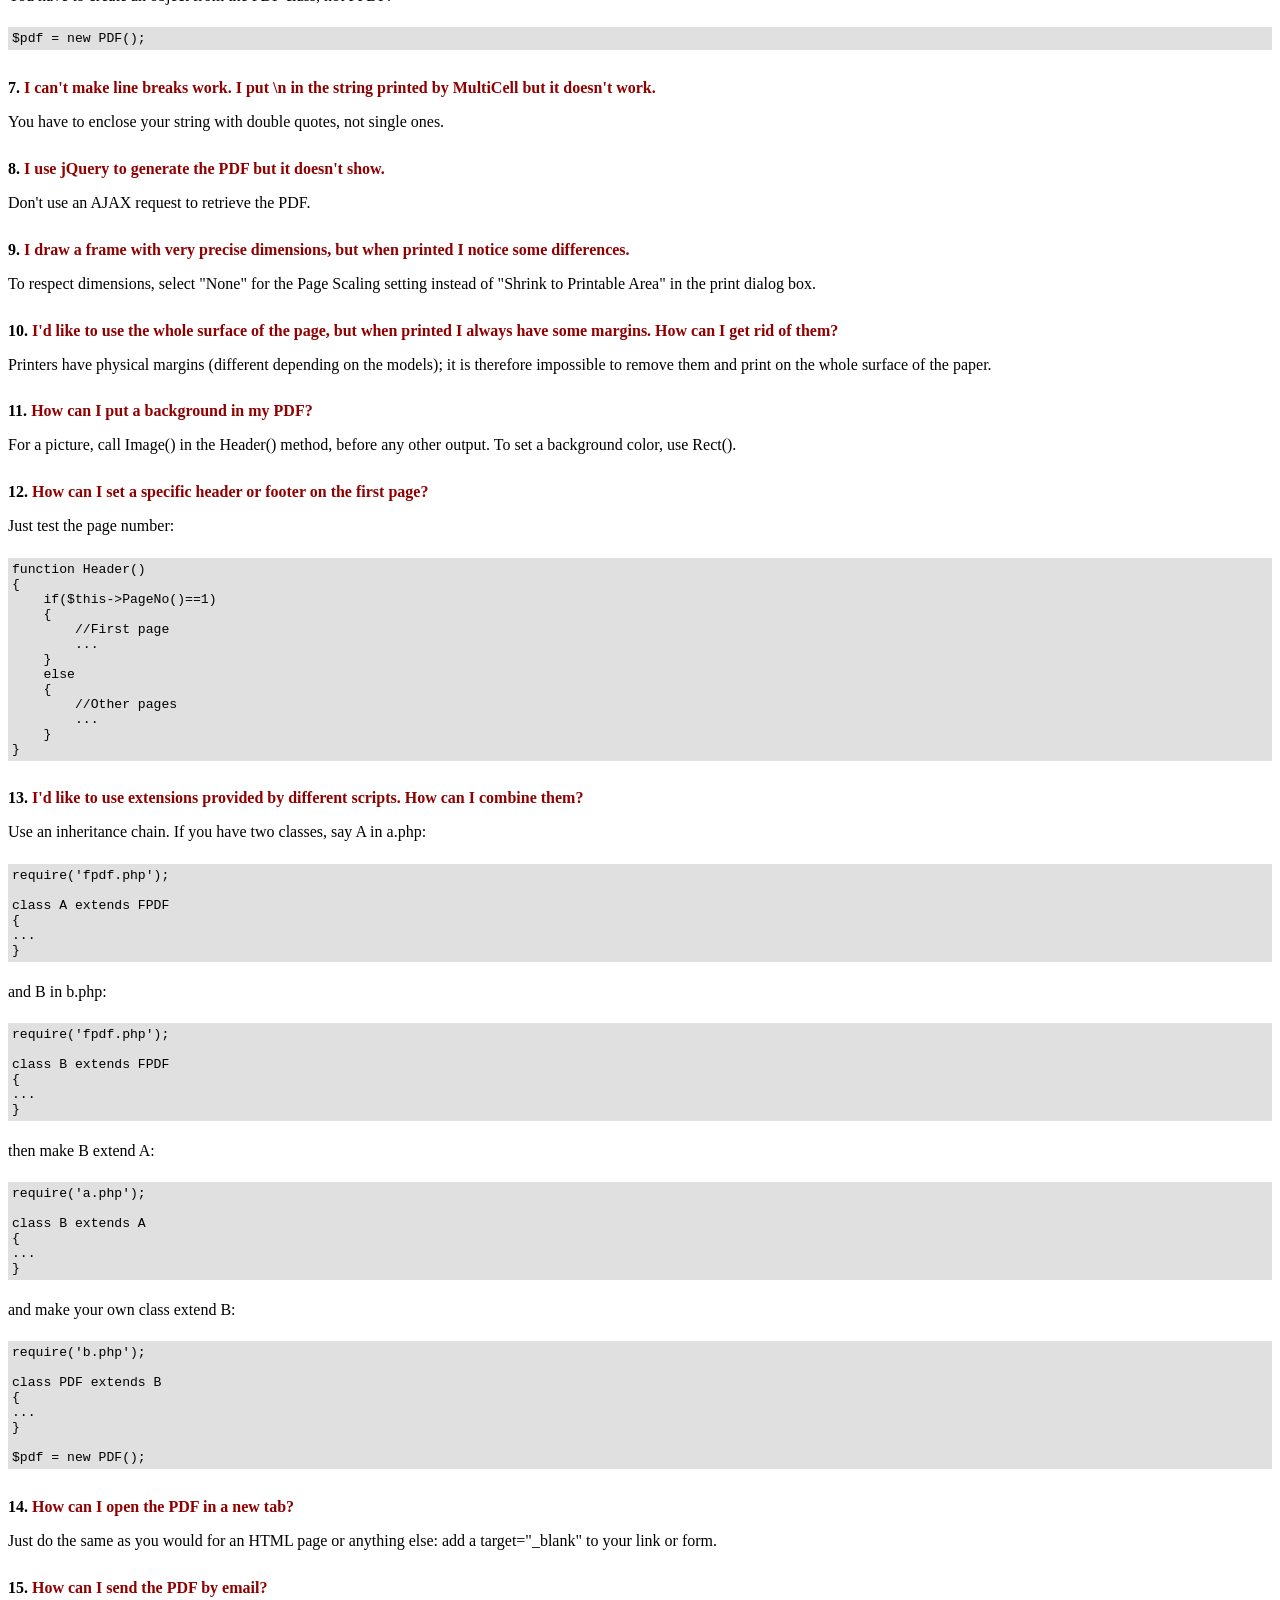
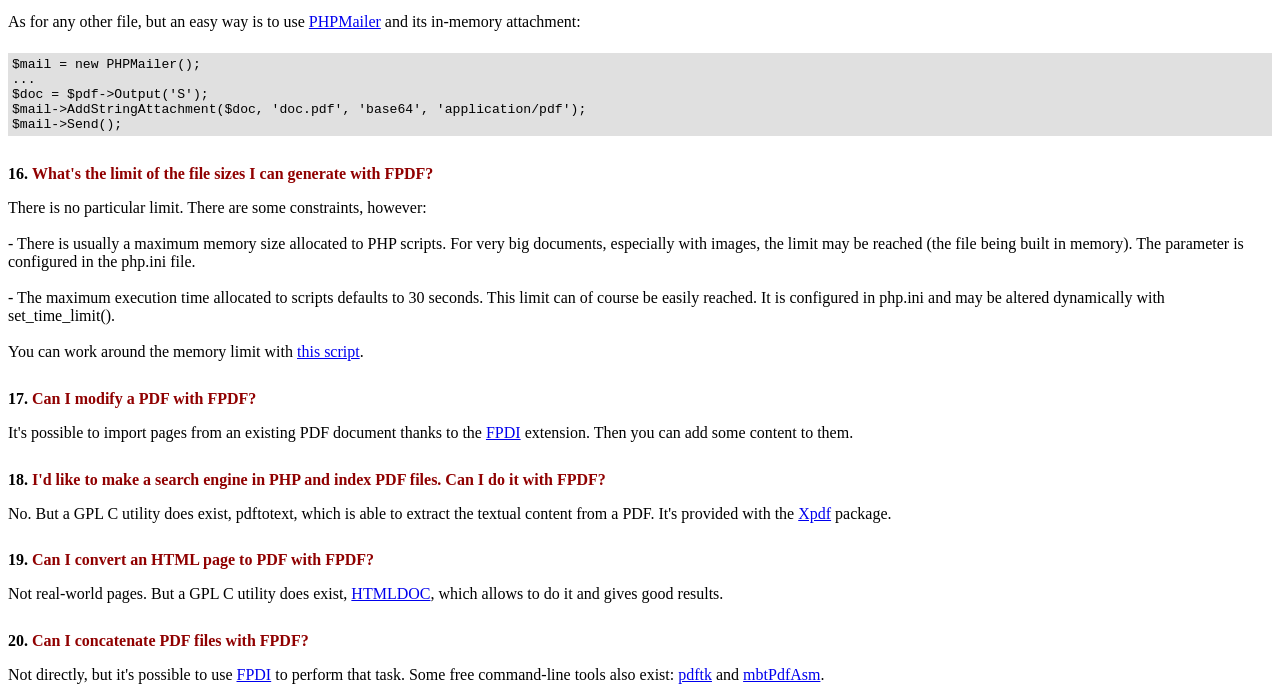
<file: backend/fpdf/FAQ.htm>
<!DOCTYPE html PUBLIC "-//W3C//DTD HTML 4.01 Transitional//EN">
<html>
<head>
<meta http-equiv="Content-Type" content="text/html; charset=ISO-8859-1">
<title>FAQ</title>
<link type="text/css" rel="stylesheet" href="fpdf.css">
<style type="text/css">
ul {list-style-type:none; margin:0; padding:0}
ul#answers li {margin-top:1.8em}
.question {font-weight:bold; color:#900000}
</style>
</head>
<body>
<h1>FAQ</h1>
<ul>
<li><b>1.</b> <a href='#q1'>What's exactly the license of FPDF? Are there any usage restrictions?</a></li>
<li><b>2.</b> <a href='#q2'>I get the following error when I try to generate a PDF: Some data has already been output, can't send PDF file</a></li>
<li><b>3.</b> <a href='#q3'>Accented letters are replaced with some strange characters like é.</a></li>
<li><b>4.</b> <a href='#q4'>I try to display the Euro symbol but it doesn't work.</a></li>
<li><b>5.</b> <a href='#q5'>I try to display a variable in the Header method but nothing prints.</a></li>
<li><b>6.</b> <a href='#q6'>I have defined the Header and Footer methods in my PDF class but nothing shows.</a></li>
<li><b>7.</b> <a href='#q7'>I can't make line breaks work. I put \n in the string printed by MultiCell but it doesn't work.</a></li>
<li><b>8.</b> <a href='#q8'>I use jQuery to generate the PDF but it doesn't show.</a></li>
<li><b>9.</b> <a href='#q9'>I draw a frame with very precise dimensions, but when printed I notice some differences.</a></li>
<li><b>10.</b> <a href='#q10'>I'd like to use the whole surface of the page, but when printed I always have some margins. How can I get rid of them?</a></li>
<li><b>11.</b> <a href='#q11'>How can I put a background in my PDF?</a></li>
<li><b>12.</b> <a href='#q12'>How can I set a specific header or footer on the first page?</a></li>
<li><b>13.</b> <a href='#q13'>I'd like to use extensions provided by different scripts. How can I combine them?</a></li>
<li><b>14.</b> <a href='#q14'>How can I open the PDF in a new tab?</a></li>
<li><b>15.</b> <a href='#q15'>How can I send the PDF by email?</a></li>
<li><b>16.</b> <a href='#q16'>What's the limit of the file sizes I can generate with FPDF?</a></li>
<li><b>17.</b> <a href='#q17'>Can I modify a PDF with FPDF?</a></li>
<li><b>18.</b> <a href='#q18'>I'd like to make a search engine in PHP and index PDF files. Can I do it with FPDF?</a></li>
<li><b>19.</b> <a href='#q19'>Can I convert an HTML page to PDF with FPDF?</a></li>
<li><b>20.</b> <a href='#q20'>Can I concatenate PDF files with FPDF?</a></li>
</ul>

<ul id='answers'>
<li id='q1'>
<p><b>1.</b> <span class='question'>What's exactly the license of FPDF? Are there any usage restrictions?</span></p>
FPDF is released under a permissive license: there is no usage restriction. You may embed it
freely in your application (commercial or not), with or without modifications.
</li>

<li id='q2'>
<p><b>2.</b> <span class='question'>I get the following error when I try to generate a PDF: Some data has already been output, can't send PDF file</span></p>
You must send nothing to the browser except the PDF itself: no HTML, no space, no carriage return. A common
case is having extra blank at the end of an included script file.<br>
If you can't figure out where the problem comes from, this other message appearing just before will help you:<br>
<br>
<b>Warning:</b> Cannot modify header information - headers already sent by (output started at script.php:X)<br>
<br>
It means that script.php outputs something at line X. Go to that line and fix it.
In case the message doesn't show, check if PHP warnings are enabled. If they are not, enable them. If they are,
try adding this at the very beginning of your script:
<div class="doc-source">
<pre><code>ob_end_clean();</code></pre>
</div>
</li>

<li id='q3'>
<p><b>3.</b> <span class='question'>Accented letters are replaced with some strange characters like é.</span></p>
Don't use UTF-8 with the standard fonts; they expect text encoded in ISO-8859-1 or windows-1252.
You can use utf8_decode() to perform a conversion to ISO-8859-1:
<div class="doc-source">
<pre><code>$str = utf8_decode($str);</code></pre>
</div>
But some characters such as Euro won't be translated correctly. If the iconv extension is available, the
right way to do it is the following:
<div class="doc-source">
<pre><code>$str = iconv('UTF-8', 'windows-1252', $str);</code></pre>
</div>
In case you need characters outside windows-1252, take a look at tutorial #7 or
<a href="http://www.fpdf.org/?go=script&amp;id=92" target="_blank">tFPDF</a>.
</li>

<li id='q4'>
<p><b>4.</b> <span class='question'>I try to display the Euro symbol but it doesn't work.</span></p>
The standard fonts have the Euro character at position 128. You can define a constant like this
for convenience:
<div class="doc-source">
<pre><code>define('EURO', chr(128));</code></pre>
</div>
</li>

<li id='q5'>
<p><b>5.</b> <span class='question'>I try to display a variable in the Header method but nothing prints.</span></p>
You have to use the <code>global</code> keyword to access global variables, for example:
<div class="doc-source">
<pre><code>function Header()
{
    global $title;

    $this-&gt;SetFont('Arial', 'B', 15);
    $this-&gt;Cell(0, 10, $title, 1, 1, 'C');
}

$title = 'My title';</code></pre>
</div>
Alternatively, you can use an object property:
<div class="doc-source">
<pre><code>function Header()
{
    $this-&gt;SetFont('Arial', 'B', 15);
    $this-&gt;Cell(0, 10, $this-&gt;title, 1, 1, 'C');
}

$pdf-&gt;title = 'My title';</code></pre>
</div>
</li>

<li id='q6'>
<p><b>6.</b> <span class='question'>I have defined the Header and Footer methods in my PDF class but nothing shows.</span></p>
You have to create an object from the PDF class, not FPDF:
<div class="doc-source">
<pre><code>$pdf = new PDF();</code></pre>
</div>
</li>

<li id='q7'>
<p><b>7.</b> <span class='question'>I can't make line breaks work. I put \n in the string printed by MultiCell but it doesn't work.</span></p>
You have to enclose your string with double quotes, not single ones.
</li>

<li id='q8'>
<p><b>8.</b> <span class='question'>I use jQuery to generate the PDF but it doesn't show.</span></p>
Don't use an AJAX request to retrieve the PDF.
</li>

<li id='q9'>
<p><b>9.</b> <span class='question'>I draw a frame with very precise dimensions, but when printed I notice some differences.</span></p>
To respect dimensions, select "None" for the Page Scaling setting instead of "Shrink to Printable Area" in the print dialog box.
</li>

<li id='q10'>
<p><b>10.</b> <span class='question'>I'd like to use the whole surface of the page, but when printed I always have some margins. How can I get rid of them?</span></p>
Printers have physical margins (different depending on the models); it is therefore impossible to remove
them and print on the whole surface of the paper.
</li>

<li id='q11'>
<p><b>11.</b> <span class='question'>How can I put a background in my PDF?</span></p>
For a picture, call Image() in the Header() method, before any other output. To set a background color, use Rect().
</li>

<li id='q12'>
<p><b>12.</b> <span class='question'>How can I set a specific header or footer on the first page?</span></p>
Just test the page number:
<div class="doc-source">
<pre><code>function Header()
{
    if($this-&gt;PageNo()==1)
    {
        //First page
        ...
    }
    else
    {
        //Other pages
        ...
    }
}</code></pre>
</div>
</li>

<li id='q13'>
<p><b>13.</b> <span class='question'>I'd like to use extensions provided by different scripts. How can I combine them?</span></p>
Use an inheritance chain. If you have two classes, say A in a.php:
<div class="doc-source">
<pre><code>require('fpdf.php');

class A extends FPDF
{
...
}</code></pre>
</div>
and B in b.php:
<div class="doc-source">
<pre><code>require('fpdf.php');

class B extends FPDF
{
...
}</code></pre>
</div>
then make B extend A:
<div class="doc-source">
<pre><code>require('a.php');

class B extends A
{
...
}</code></pre>
</div>
and make your own class extend B:
<div class="doc-source">
<pre><code>require('b.php');

class PDF extends B
{
...
}

$pdf = new PDF();</code></pre>
</div>
</li>

<li id='q14'>
<p><b>14.</b> <span class='question'>How can I open the PDF in a new tab?</span></p>
Just do the same as you would for an HTML page or anything else: add a target="_blank" to your link or form.
</li>

<li id='q15'>
<p><b>15.</b> <span class='question'>How can I send the PDF by email?</span></p>
As for any other file, but an easy way is to use <a href="https://github.com/PHPMailer/PHPMailer" target="_blank">PHPMailer</a> and
its in-memory attachment:
<div class="doc-source">
<pre><code>$mail = new PHPMailer();
...
$doc = $pdf-&gt;Output('S');
$mail-&gt;AddStringAttachment($doc, 'doc.pdf', 'base64', 'application/pdf');
$mail-&gt;Send();</code></pre>
</div>
</li>

<li id='q16'>
<p><b>16.</b> <span class='question'>What's the limit of the file sizes I can generate with FPDF?</span></p>
There is no particular limit. There are some constraints, however:
<br>
<br>
- There is usually a maximum memory size allocated to PHP scripts. For very big documents,
especially with images, the limit may be reached (the file being built in memory). The
parameter is configured in the php.ini file.
<br>
<br>
- The maximum execution time allocated to scripts defaults to 30 seconds. This limit can of course
be easily reached. It is configured in php.ini and may be altered dynamically with set_time_limit().
<br>
<br>
You can work around the memory limit with <a href="http://www.fpdf.org/?go=script&amp;id=76" target="_blank">this script</a>.
</li>

<li id='q17'>
<p><b>17.</b> <span class='question'>Can I modify a PDF with FPDF?</span></p>
It's possible to import pages from an existing PDF document thanks to the
<a href="https://www.setasign.com/products/fpdi/about/" target="_blank">FPDI</a> extension.
Then you can add some content to them.
</li>

<li id='q18'>
<p><b>18.</b> <span class='question'>I'd like to make a search engine in PHP and index PDF files. Can I do it with FPDF?</span></p>
No. But a GPL C utility does exist, pdftotext, which is able to extract the textual content from a PDF.
It's provided with the <a href="https://www.xpdfreader.com" target="_blank">Xpdf</a> package.
</li>

<li id='q19'>
<p><b>19.</b> <span class='question'>Can I convert an HTML page to PDF with FPDF?</span></p>
Not real-world pages. But a GPL C utility does exist, <a href="https://www.msweet.org/htmldoc/" target="_blank">HTMLDOC</a>,
which allows to do it and gives good results.
</li>

<li id='q20'>
<p><b>20.</b> <span class='question'>Can I concatenate PDF files with FPDF?</span></p>
Not directly, but it's possible to use <a href="https://www.setasign.com/products/fpdi/demos/concatenate-fake/" target="_blank">FPDI</a>
to perform that task. Some free command-line tools also exist:
<a href="https://www.pdflabs.com/tools/pdftk-the-pdf-toolkit/" target="_blank">pdftk</a> and
<a href="http://thierry.schmit.free.fr/spip/spip.php?article15" target="_blank">mbtPdfAsm</a>.
</li>
</ul>
</body>
</html>
</file>
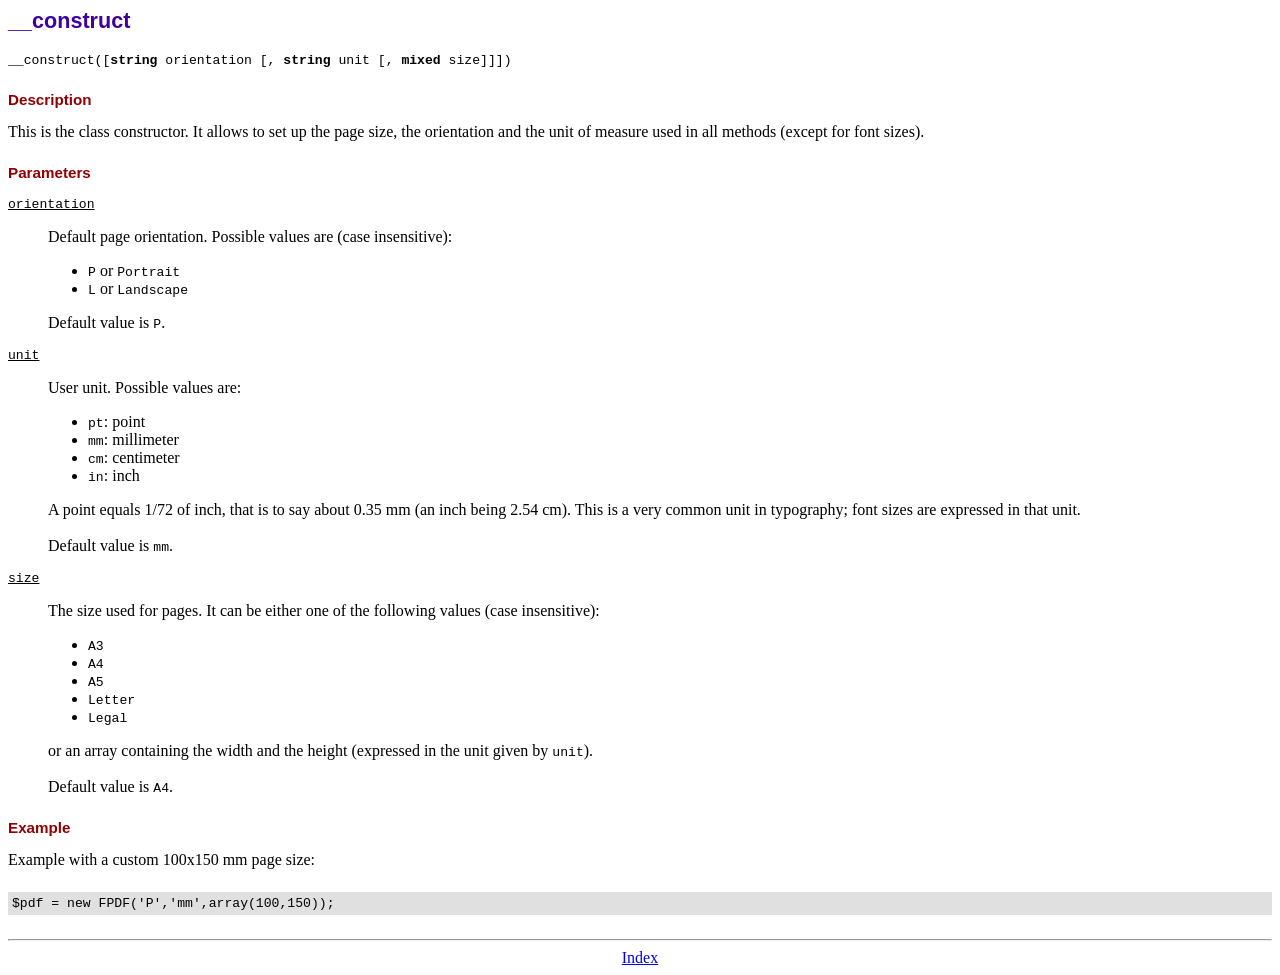
<file: backend/fpdf/doc/__construct.htm>
<!DOCTYPE html PUBLIC "-//W3C//DTD HTML 4.01 Transitional//EN">
<html>
<head>
<meta http-equiv="Content-Type" content="text/html; charset=ISO-8859-1">
<title>__construct</title>
<link type="text/css" rel="stylesheet" href="../fpdf.css">
</head>
<body>
<h1>__construct</h1>
<code>__construct([<b>string</b> orientation [, <b>string</b> unit [, <b>mixed</b> size]]])</code>
<h2>Description</h2>
This is the class constructor. It allows to set up the page size, the orientation and the
unit of measure used in all methods (except for font sizes).
<h2>Parameters</h2>
<dl class="param">
<dt><code>orientation</code></dt>
<dd>
Default page orientation. Possible values are (case insensitive):
<ul>
<li><code>P</code> or <code>Portrait</code></li>
<li><code>L</code> or <code>Landscape</code></li>
</ul>
Default value is <code>P</code>.
</dd>
<dt><code>unit</code></dt>
<dd>
User unit. Possible values are:
<ul>
<li><code>pt</code>: point</li>
<li><code>mm</code>: millimeter</li>
<li><code>cm</code>: centimeter</li>
<li><code>in</code>: inch</li>
</ul>
A point equals 1/72 of inch, that is to say about 0.35 mm (an inch being 2.54 cm). This
is a very common unit in typography; font sizes are expressed in that unit.
<br>
<br>
Default value is <code>mm</code>.
</dd>
<dt><code>size</code></dt>
<dd>
The size used for pages. It can be either one of the following values (case insensitive):
<ul>
<li><code>A3</code></li>
<li><code>A4</code></li>
<li><code>A5</code></li>
<li><code>Letter</code></li>
<li><code>Legal</code></li>
</ul>
or an array containing the width and the height (expressed in the unit given by <code>unit</code>).<br>
<br>
Default value is <code>A4</code>.
</dd>
</dl>
<h2>Example</h2>
Example with a custom 100x150 mm page size:
<div class="doc-source">
<pre><code>$pdf = new FPDF('P','mm',array(100,150));</code></pre>
</div>
<hr style="margin-top:1.5em">
<div style="text-align:center"><a href="index.htm">Index</a></div>
</body>
</html>
</file>
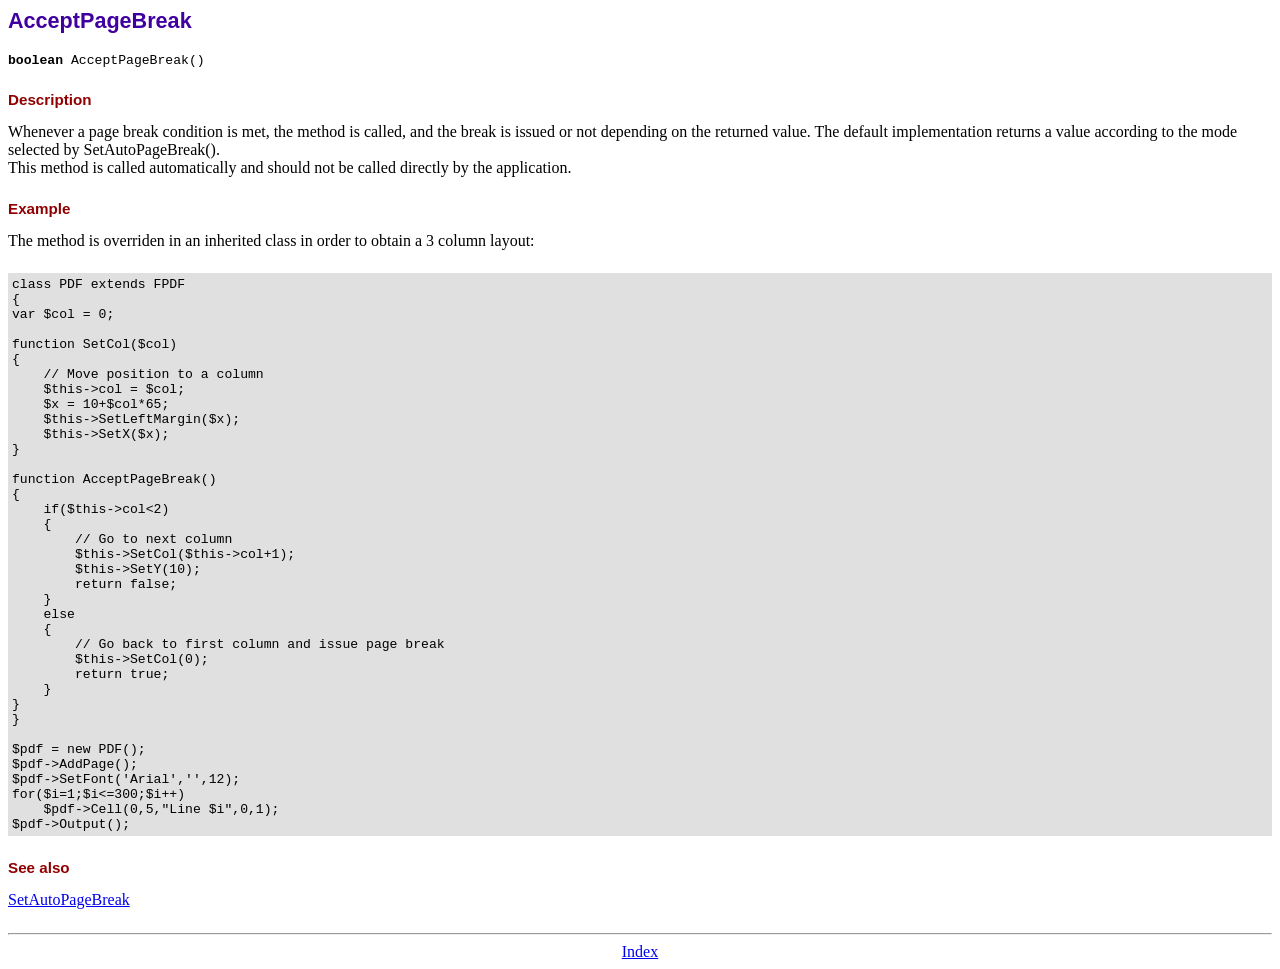
<file: backend/fpdf/doc/acceptpagebreak.htm>
<!DOCTYPE html PUBLIC "-//W3C//DTD HTML 4.01 Transitional//EN">
<html>
<head>
<meta http-equiv="Content-Type" content="text/html; charset=ISO-8859-1">
<title>AcceptPageBreak</title>
<link type="text/css" rel="stylesheet" href="../fpdf.css">
</head>
<body>
<h1>AcceptPageBreak</h1>
<code><b>boolean</b> AcceptPageBreak()</code>
<h2>Description</h2>
Whenever a page break condition is met, the method is called, and the break is issued or not
depending on the returned value. The default implementation returns a value according to the
mode selected by SetAutoPageBreak().
<br>
This method is called automatically and should not be called directly by the application.
<h2>Example</h2>
The method is overriden in an inherited class in order to obtain a 3 column layout:
<div class="doc-source">
<pre><code>class PDF extends FPDF
{
var $col = 0;

function SetCol($col)
{
    // Move position to a column
    $this-&gt;col = $col;
    $x = 10+$col*65;
    $this-&gt;SetLeftMargin($x);
    $this-&gt;SetX($x);
}

function AcceptPageBreak()
{
    if($this-&gt;col&lt;2)
    {
        // Go to next column
        $this-&gt;SetCol($this-&gt;col+1);
        $this-&gt;SetY(10);
        return false;
    }
    else
    {
        // Go back to first column and issue page break
        $this-&gt;SetCol(0);
        return true;
    }
}
}

$pdf = new PDF();
$pdf-&gt;AddPage();
$pdf-&gt;SetFont('Arial','',12);
for($i=1;$i&lt;=300;$i++)
    $pdf-&gt;Cell(0,5,"Line $i",0,1);
$pdf-&gt;Output();</code></pre>
</div>
<h2>See also</h2>
<a href="setautopagebreak.htm">SetAutoPageBreak</a>
<hr style="margin-top:1.5em">
<div style="text-align:center"><a href="index.htm">Index</a></div>
</body>
</html>
</file>
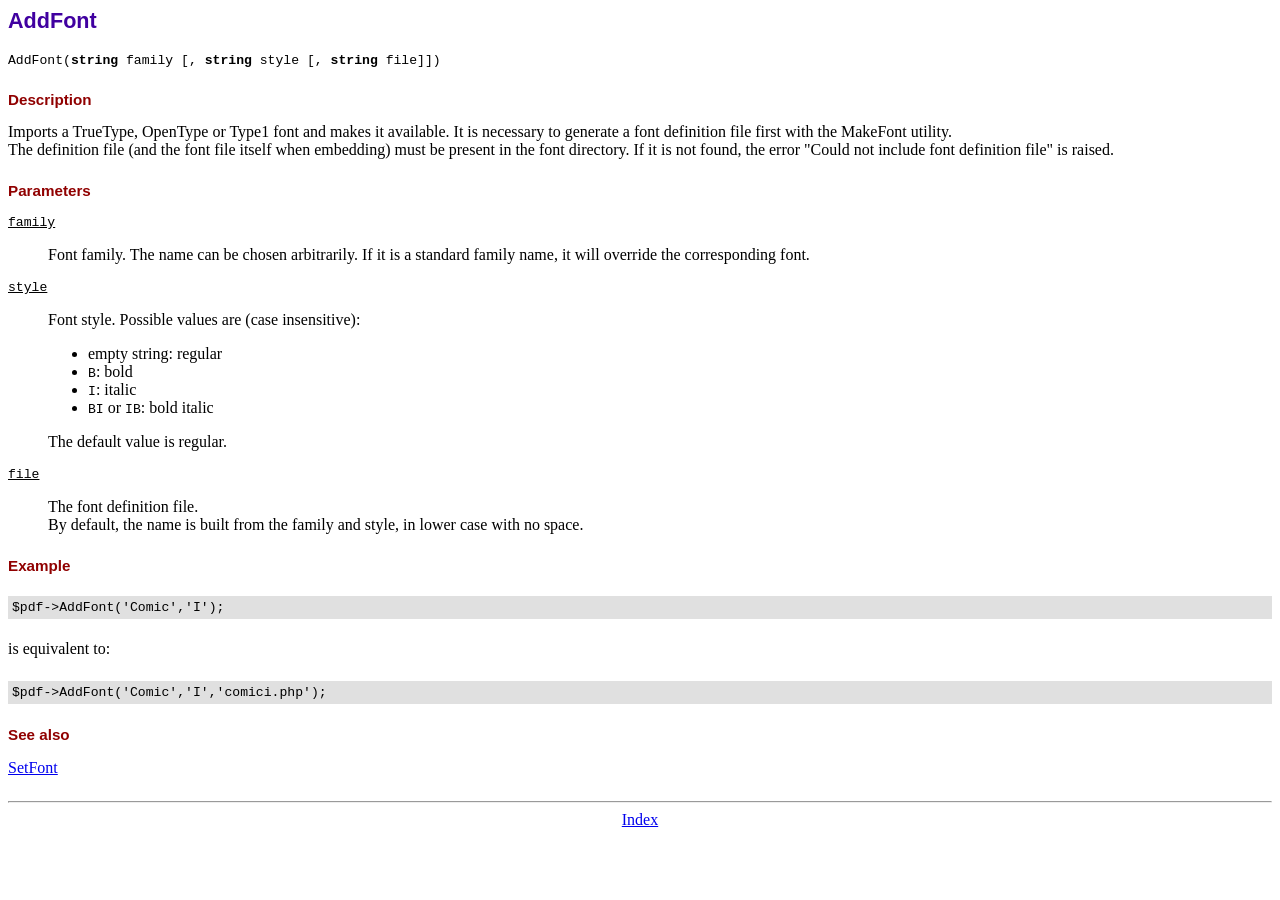
<file: backend/fpdf/doc/addfont.htm>
<!DOCTYPE html PUBLIC "-//W3C//DTD HTML 4.01 Transitional//EN">
<html>
<head>
<meta http-equiv="Content-Type" content="text/html; charset=ISO-8859-1">
<title>AddFont</title>
<link type="text/css" rel="stylesheet" href="../fpdf.css">
</head>
<body>
<h1>AddFont</h1>
<code>AddFont(<b>string</b> family [, <b>string</b> style [, <b>string</b> file]])</code>
<h2>Description</h2>
Imports a TrueType, OpenType or Type1 font and makes it available. It is necessary to generate a font
definition file first with the MakeFont utility.
<br>
The definition file (and the font file itself when embedding) must be present in the font directory.
If it is not found, the error "Could not include font definition file" is raised.
<h2>Parameters</h2>
<dl class="param">
<dt><code>family</code></dt>
<dd>
Font family. The name can be chosen arbitrarily. If it is a standard family name, it will
override the corresponding font.
</dd>
<dt><code>style</code></dt>
<dd>
Font style. Possible values are (case insensitive):
<ul>
<li>empty string: regular</li>
<li><code>B</code>: bold</li>
<li><code>I</code>: italic</li>
<li><code>BI</code> or <code>IB</code>: bold italic</li>
</ul>
The default value is regular.
</dd>
<dt><code>file</code></dt>
<dd>
The font definition file.
<br>
By default, the name is built from the family and style, in lower case with no space.
</dd>
</dl>
<h2>Example</h2>
<div class="doc-source">
<pre><code>$pdf-&gt;AddFont('Comic','I');</code></pre>
</div>
is equivalent to:
<div class="doc-source">
<pre><code>$pdf-&gt;AddFont('Comic','I','comici.php');</code></pre>
</div>
<h2>See also</h2>
<a href="setfont.htm">SetFont</a>
<hr style="margin-top:1.5em">
<div style="text-align:center"><a href="index.htm">Index</a></div>
</body>
</html>
</file>
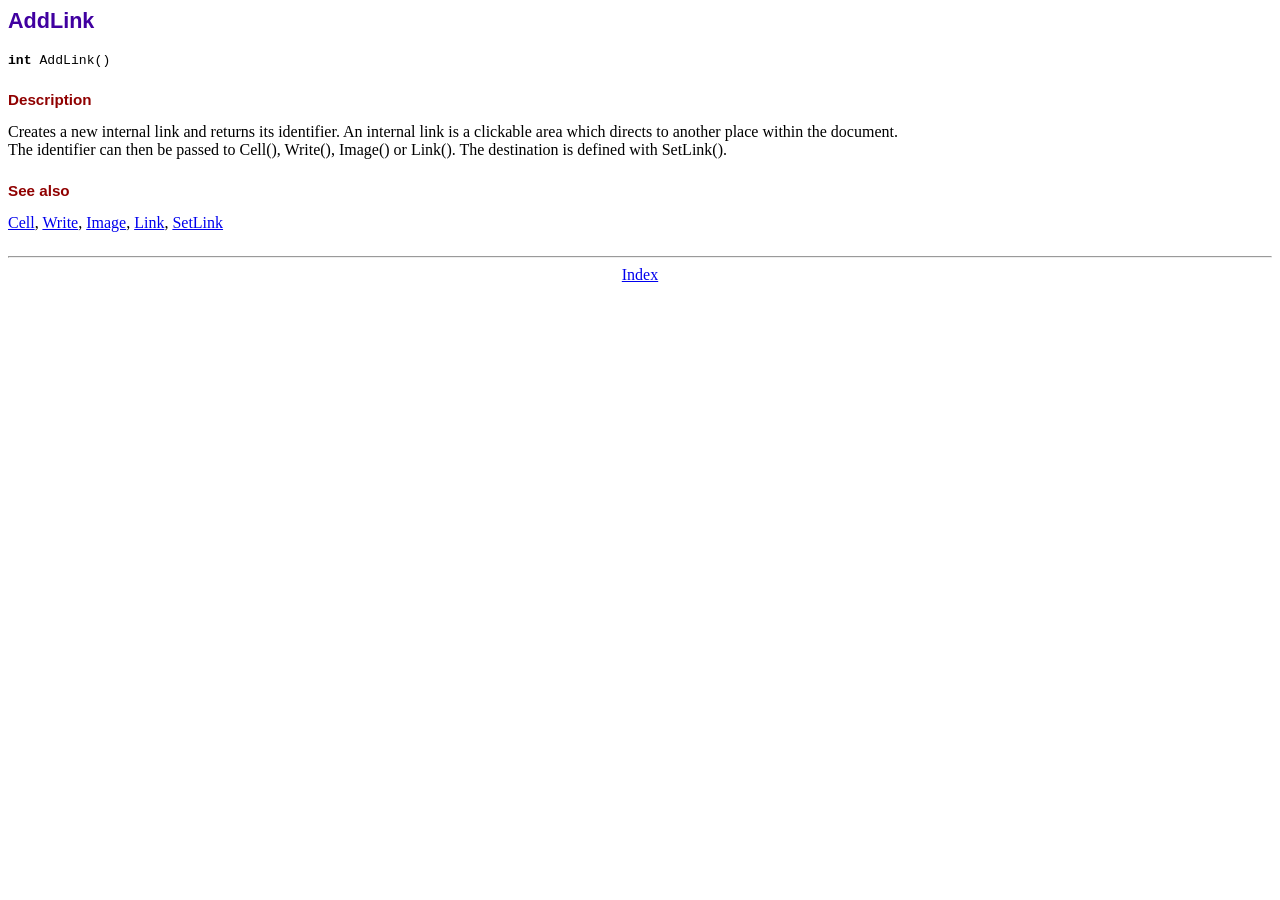
<file: backend/fpdf/doc/addlink.htm>
<!DOCTYPE html PUBLIC "-//W3C//DTD HTML 4.01 Transitional//EN">
<html>
<head>
<meta http-equiv="Content-Type" content="text/html; charset=ISO-8859-1">
<title>AddLink</title>
<link type="text/css" rel="stylesheet" href="../fpdf.css">
</head>
<body>
<h1>AddLink</h1>
<code><b>int</b> AddLink()</code>
<h2>Description</h2>
Creates a new internal link and returns its identifier. An internal link is a clickable area
which directs to another place within the document.
<br>
The identifier can then be passed to Cell(), Write(), Image() or Link(). The destination is
defined with SetLink().
<h2>See also</h2>
<a href="cell.htm">Cell</a>,
<a href="write.htm">Write</a>,
<a href="image.htm">Image</a>,
<a href="link.htm">Link</a>,
<a href="setlink.htm">SetLink</a>
<hr style="margin-top:1.5em">
<div style="text-align:center"><a href="index.htm">Index</a></div>
</body>
</html>
</file>
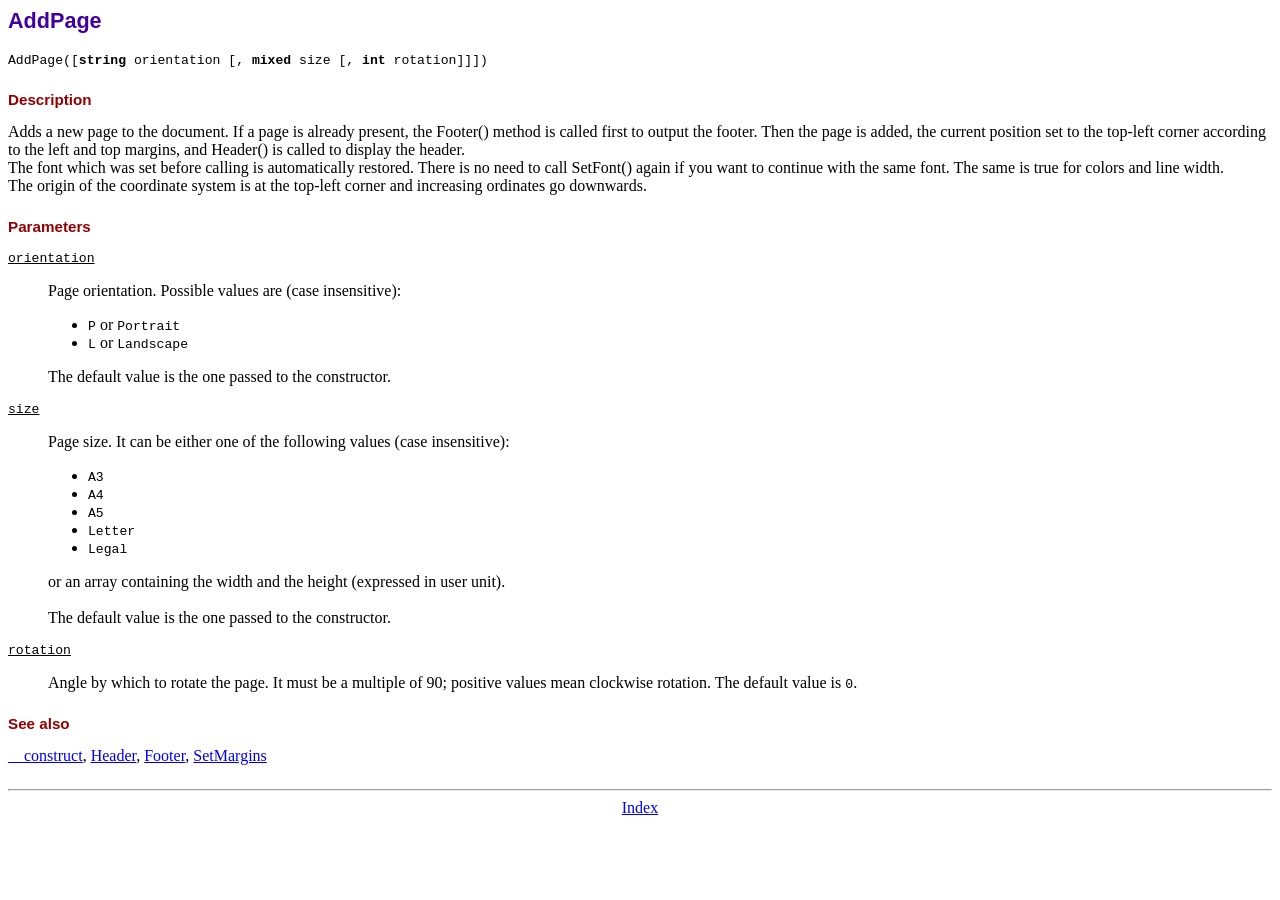
<file: backend/fpdf/doc/addpage.htm>
<!DOCTYPE html PUBLIC "-//W3C//DTD HTML 4.01 Transitional//EN">
<html>
<head>
<meta http-equiv="Content-Type" content="text/html; charset=ISO-8859-1">
<title>AddPage</title>
<link type="text/css" rel="stylesheet" href="../fpdf.css">
</head>
<body>
<h1>AddPage</h1>
<code>AddPage([<b>string</b> orientation [, <b>mixed</b> size [, <b>int</b> rotation]]])</code>
<h2>Description</h2>
Adds a new page to the document. If a page is already present, the Footer() method is called
first to output the footer. Then the page is added, the current position set to the top-left
corner according to the left and top margins, and Header() is called to display the header.
<br>
The font which was set before calling is automatically restored. There is no need to call
SetFont() again if you want to continue with the same font. The same is true for colors and
line width.
<br>
The origin of the coordinate system is at the top-left corner and increasing ordinates go
downwards.
<h2>Parameters</h2>
<dl class="param">
<dt><code>orientation</code></dt>
<dd>
Page orientation. Possible values are (case insensitive):
<ul>
<li><code>P</code> or <code>Portrait</code></li>
<li><code>L</code> or <code>Landscape</code></li>
</ul>
The default value is the one passed to the constructor.
</dd>
<dt><code>size</code></dt>
<dd>
Page size. It can be either one of the following values (case insensitive):
<ul>
<li><code>A3</code></li>
<li><code>A4</code></li>
<li><code>A5</code></li>
<li><code>Letter</code></li>
<li><code>Legal</code></li>
</ul>
or an array containing the width and the height (expressed in user unit).<br>
<br>
The default value is the one passed to the constructor.
</dd>
<dt><code>rotation</code></dt>
<dd>
Angle by which to rotate the page. It must be a multiple of 90; positive values
mean clockwise rotation. The default value is <code>0</code>.
</dd>
</dl>
<h2>See also</h2>
<a href="__construct.htm">__construct</a>,
<a href="header.htm">Header</a>,
<a href="footer.htm">Footer</a>,
<a href="setmargins.htm">SetMargins</a>
<hr style="margin-top:1.5em">
<div style="text-align:center"><a href="index.htm">Index</a></div>
</body>
</html>
</file>
<file: backend/fpdf/fpdf.css>
body {font-family:"Times New Roman",serif}
h1 {font:bold 135% Arial,sans-serif; color:#4000A0; margin-bottom:0.9em}
h2 {font:bold 95% Arial,sans-serif; color:#900000; margin-top:1.5em; margin-bottom:1em}
dl.param dt {text-decoration:underline}
dl.param dd {margin-top:1em; margin-bottom:1em}
dl.param ul {margin-top:1em; margin-bottom:1em}
tt, code, kbd {font-family:"Courier New",Courier,monospace; font-size:82%}
div.source {margin-top:1.4em; margin-bottom:1.3em}
div.source pre {display:table; border:1px solid #24246A; width:100%; margin:0em; font-family:inherit; font-size:100%}
div.source code {display:block; border:1px solid #C5C5EC; background-color:#F0F5FF; padding:6px; color:#000000}
div.doc-source {margin-top:1.4em; margin-bottom:1.3em}
div.doc-source pre {display:table; width:100%; margin:0em; font-family:inherit; font-size:100%}
div.doc-source code {display:block; background-color:#E0E0E0; padding:4px}
.kw {color:#000080; font-weight:bold}
.str {color:#CC0000}
.cmt {color:#008000}
p.demo {text-align:center; margin-top:-0.9em}
a.demo {text-decoration:none; font-weight:bold; color:#0000CC}
a.demo:link {text-decoration:none; font-weight:bold; color:#0000CC}
a.demo:hover {text-decoration:none; font-weight:bold; color:#0000FF}
a.demo:active {text-decoration:none; font-weight:bold; color:#0000FF}
</file>
